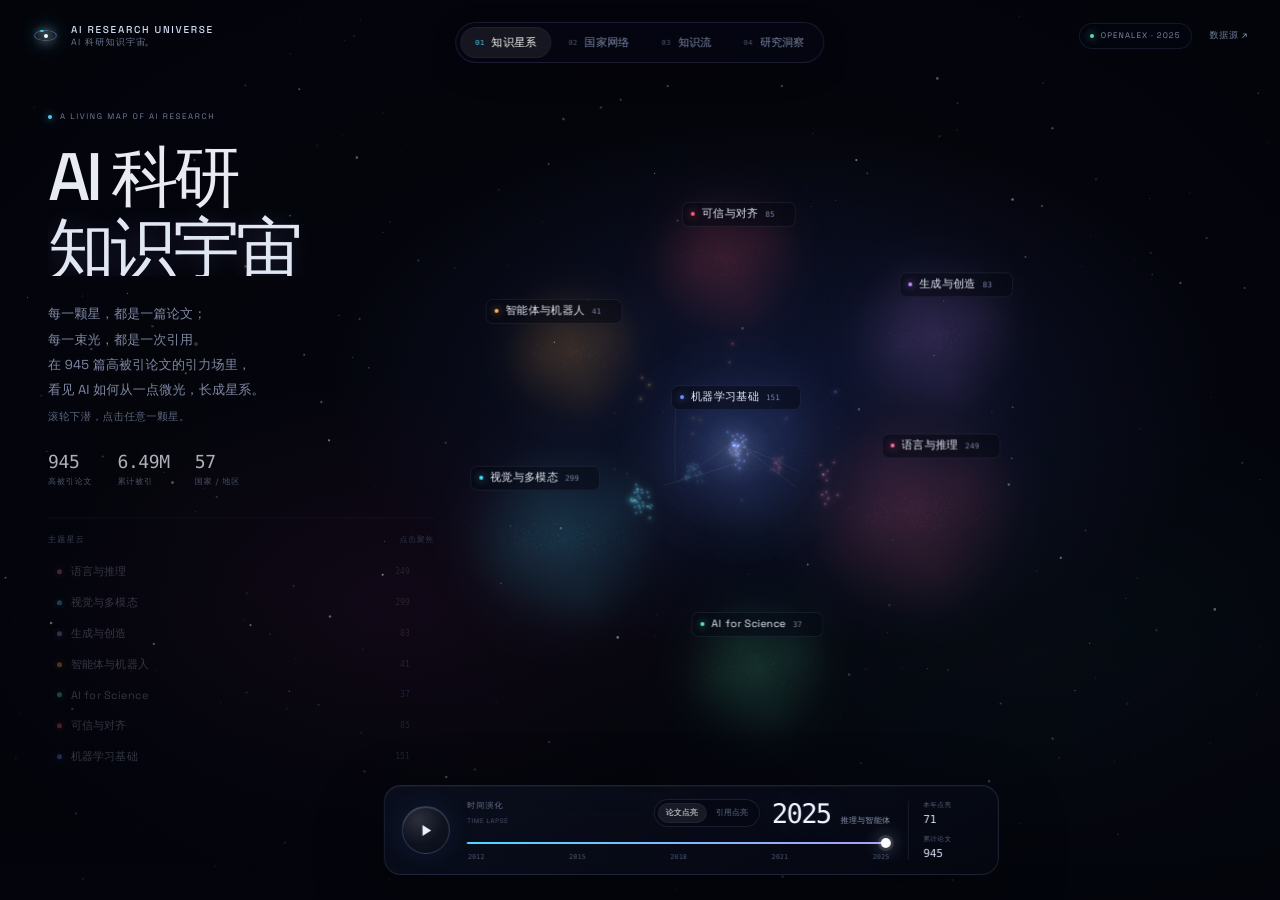
<file: index.html>
<!doctype html>
<html lang="zh-CN">
<head>
<meta charset="utf-8">
<meta name="viewport" content="width=device-width, initial-scale=1, maximum-scale=1, user-scalable=no">
<meta name="theme-color" content="#04050c">
<title>AI 科研知识宇宙 · AI Research Universe</title>
<meta name="description" content="用 Anime.js 与 OpenAlex 开放数据构建的 AI 科研知识星系：945 篇高被引论文、9,111 条引用关系、2012—2025 时间演化与国际合作网络。">
<link rel="icon" href="data:image/svg+xml,%3Csvg xmlns='http://www.w3.org/2000/svg' viewBox='0 0 64 64'%3E%3Ccircle cx='32' cy='32' r='7' fill='%234ED8FF'/%3E%3Cellipse cx='32' cy='32' rx='27' ry='12' fill='none' stroke='%23FF6B9D' stroke-width='2' transform='rotate(-25 32 32)'/%3E%3C/svg%3E">
<link rel="stylesheet" href="css/style.css">
</head>
<body>
<div id="boot" class="boot">
  <div class="boot-orb"><i></i><i></i><span></span></div>
  <div class="boot-kicker">OPENALEX · OPEN KNOWLEDGE GRAPH</div>
  <div class="boot-title">正在校准知识星系</div>
  <div class="boot-track"><span id="bootProgress"></span></div>
  <div class="boot-status"><span id="bootStatus">连接开放科研图谱</span><b>CC0</b></div>
</div>

<canvas id="universe" aria-label="AI 科研论文知识星系可视化"></canvas>
<div class="space-wash"></div>
<div class="grain"></div>

<header class="topbar">
  <a class="brand hud-in" href="#" id="brandHome" aria-label="返回知识星系">
    <span class="brand-mark"><i class="brand-ring"></i><i class="brand-core"></i></span>
    <span class="brand-text">
      <b>AI RESEARCH UNIVERSE</b>
      <em>AI 科研知识宇宙</em>
    </span>
  </a>

  <nav class="view-nav hud-in" aria-label="视图切换">
    <button class="nav-item is-active" data-view="galaxy" aria-pressed="true"><i>01</i><span>知识星系</span></button>
    <button class="nav-item" data-view="countries" aria-pressed="false"><i>02</i><span>国家网络</span></button>
    <button class="nav-item" data-view="flows" aria-pressed="false"><i>03</i><span>知识流</span></button>
    <button class="nav-item" data-view="insights" aria-pressed="false"><i>04</i><span>研究洞察</span></button>
  </nav>

  <div class="top-actions hud-in">
    <span class="live-chip"><i></i> OPENALEX · 2025</span>
    <a class="source-link" href="https://openalex.org/" target="_blank" rel="noopener">数据源 <span>↗</span></a>
  </div>
</header>

<aside class="intro" id="intro">
  <section class="intro-page is-active" id="pageGalaxy">
    <div class="eyebrow hud-in"><span class="eyebrow-dot"></span>A LIVING MAP OF AI RESEARCH</div>
    <h1 class="hero-title hud-in">
      <span class="title-row"><span>AI 科研</span></span>
      <span class="title-row title-grad"><span>知识宇宙</span></span>
    </h1>
    <p class="lede hud-in">每一颗星，都是一篇论文；<br>每一束光，都是一次引用。<br>在 945 篇高被引论文的引力场里，<br>看见 AI 如何从一点微光，长成星系。<br><span class="lede-hint">滚轮下潜，点击任意一颗星。</span></p>

    <div class="stat-row hud-in">
      <div class="stat"><b data-stat="works">945</b><span>高被引论文</span></div>
      <div class="stat"><b data-stat="citations">6.49M</b><span>累计被引</span></div>
      <div class="stat"><b data-stat="countries">57</b><span>国家 / 地区</span></div>
    </div>

    <div class="legend-head hud-in"><span>主题星云</span><span>点击聚焦</span></div>
    <div class="legend hud-in" id="legend"></div>
    <div class="method hud-in">OpenAlex 开放数据 · CC0<br>2012—2025 · 每年高被引梯度抽样</div>
  </section>

  <section class="intro-page" id="pageCountries">
    <div class="eyebrow"><span class="eyebrow-dot mint"></span>GLOBAL COLLABORATION NETWORK</div>
    <h1 class="hero-title">
      <span class="title-row"><span>谁在与谁</span></span>
      <span class="title-row title-grad mint-grad"><span>共同发明？</span></span>
    </h1>
    <p class="lede">当论文的星尘落回地球，<br>合作变成一张跨越国界的网络。<br>节点大小代表高被引论文数，<br>连线代表同一篇论文中的跨国合作。</p>
    <div class="stat-row">
      <div class="stat"><b data-stat="networkNodes">26</b><span>国家节点</span></div>
      <div class="stat"><b data-stat="networkLinks">189</b><span>合作连线</span></div>
      <div class="stat"><b data-stat="networkCountries">57</b><span>国家 / 地区</span></div>
    </div>
    <div class="legend-head"><span>节点颜色 = 主导主题</span><span>点击国家</span></div>
    <div class="legend" id="legendCountries"></div>
    <div class="method">拖动旋转地球 · 滚轮缩放<br>连线只展示前半球，便于阅读</div>
  </section>

  <section class="intro-page" id="pageFlows">
    <div class="eyebrow"><span class="eyebrow-dot violet"></span>CROSS-THEME KNOWLEDGE FLOW</div>
    <h1 class="hero-title">
      <span class="title-row"><span>知识如何</span></span>
      <span class="title-row title-grad flow-grad"><span>穿过星云？</span></span>
    </h1>
    <p class="lede">当语言模型开始阅读图像，<br>当强化学习走进推理过程，<br>星云之间便长出了新的引力。<br>弧线从引用方指向被引用方。</p>
    <div class="stat-row">
      <div class="stat"><b data-stat="flowPairs">41</b><span>主题通道</span></div>
      <div class="stat"><b data-stat="flowEdges">3,333</b><span>跨域引用</span></div>
      <div class="stat"><b data-stat="flowShare">36.6%</b><span>跨星云引用</span></div>
    </div>
    <div class="legend-head"><span>最强知识流</span><span>点击查看</span></div>
    <div class="flow-list" id="flowList"></div>
    <div class="method">跨域引用 = 引用方与被引用方属于不同主题<br>弧线颜色 = 引用方主题；箭头指向被引用方</div>
  </section>
</aside>

<div class="cluster-labels" id="clusterLabels"></div>

<div class="hover-card" id="hoverCard" role="tooltip">
  <div class="hover-kicker"><i></i><span></span></div>
  <div class="hover-title"></div>
  <div class="hover-meta"></div>
</div>

<aside class="detail-panel" id="detailPanel" aria-live="polite">
  <div class="panel-head">
    <div class="panel-type"><i></i><span>论文档案</span></div>
    <button class="icon-btn" id="panelClose" aria-label="关闭详情">
      <svg viewBox="0 0 16 16" aria-hidden="true"><path d="M3 3l10 10M13 3L3 13"/></svg>
    </button>
  </div>
  <div class="panel-scroll" id="panelBody"></div>
  <div class="panel-foot"><span>OPENALEX</span><span>CC0 OPEN DATA</span></div>
</aside>

<section class="insights" id="insights" aria-label="研究洞察" aria-hidden="true">
  <div class="insights-shell">
    <header class="insights-head">
      <div>
        <div class="eyebrow"><span class="eyebrow-dot"></span>RESEARCH SIGNALS</div>
        <h2>从星图里，读出四个信号</h2>
        <p>不是排行榜，而是高被引注意力如何在地图上迁移。</p>
      </div>
      <button class="icon-btn close-insights" id="insightsClose" aria-label="关闭研究洞察">
        <svg viewBox="0 0 16 16" aria-hidden="true"><path d="M3 3l10 10M13 3L3 13"/></svg>
      </button>
    </header>
    <div class="insights-grid" id="insightsGrid"></div>
    <footer class="insights-foot">
      <span>样本：2012—2025 年 OpenAlex AI / CV / 信号处理领域每年高被引前 70 篇，去重与清洗后共 945 篇。</span>
      <span>领域总量来自 OpenAlex group_by；主题迁移为样本内份额，不代表全领域绝对产出。</span>
    </footer>
  </div>
</section>

<div class="bottom-ui">
  <div class="timeline" id="timeline">
    <button class="play-btn" id="playBtn" aria-label="播放时间演化" aria-pressed="false">
      <span class="play-ring"></span>
      <svg class="icon-play" viewBox="0 0 16 18" aria-hidden="true"><path d="M2 1.5l12 7.5-12 7.5z"/></svg>
      <svg class="icon-pause" viewBox="0 0 16 18" aria-hidden="true"><path d="M3 2h3.4v14H3zM9.6 2H13v14H9.6z"/></svg>
    </button>
    <div class="timeline-main">
      <div class="timeline-top">
        <span class="timeline-label">时间演化 <i>TIME LAPSE</i></span>
        <div class="light-switch" role="group" aria-label="论文点亮方式">
          <button class="light-option is-active" data-light="publish" title="论文发表后即呈现全部亮度">论文点亮</button>
          <button class="light-option" data-light="citation" title="按逐年被引用次数累积点亮">引用点亮</button>
        </div>
        <span class="year-readout"><b id="yearLabel">2025</b><em id="eraLabel">推理与智能体</em></span>
      </div>
      <div class="range-wrap">
        <input id="yearRange" type="range" min="2012" max="2025" step="1" value="2025" aria-label="选择年份">
        <div class="range-ticks"><span>2012</span><span>2015</span><span>2018</span><span>2021</span><span>2025</span></div>
      </div>
    </div>
    <div class="timeline-stats">
      <div><span>本年点亮</span><b id="yearCount">54</b></div>
      <div><span>累计论文</span><b id="cumCount">945</b></div>
    </div>
  </div>

  <div class="globe-caption" id="globeCaption">
    <span class="cap-dot"></span>
    <b>拖动旋转地球</b><i></i><span>滚轮缩放</span><i></i><span>点击国家查看合作画像</span>
  </div>
  <div class="flow-caption" id="flowCaption">
    <span class="cap-dot violet-dot"></span>
    <b>悬停弧线查看流量</b><i></i><span>点击弧线看桥梁论文</span><i></i><span>拖拽旋转</span>
  </div>
</div>

<button class="globe-lock" id="globeLock" aria-pressed="false" title="锁定地球自动旋转">
  <i class="lock-dot"></i><span id="globeLockText">自动旋转</span>
</button>

<div class="zoom-hud" id="zoomHud">
  <span class="zoom-value" id="zoomLabel">1.0×</span>
  <span class="zoom-help" id="zoomHelp">SCROLL · DRAG · CLICK A STAR</span>
</div>

<div class="year-ghost" id="yearGhost" aria-hidden="true">2025</div>
<div class="toast" id="toast" role="status"></div>

<script src="vendor/anime.min.js"></script>
<script src="js/data.js"></script>
<script src="js/app.js"></script>
</body>
</html>
</file>
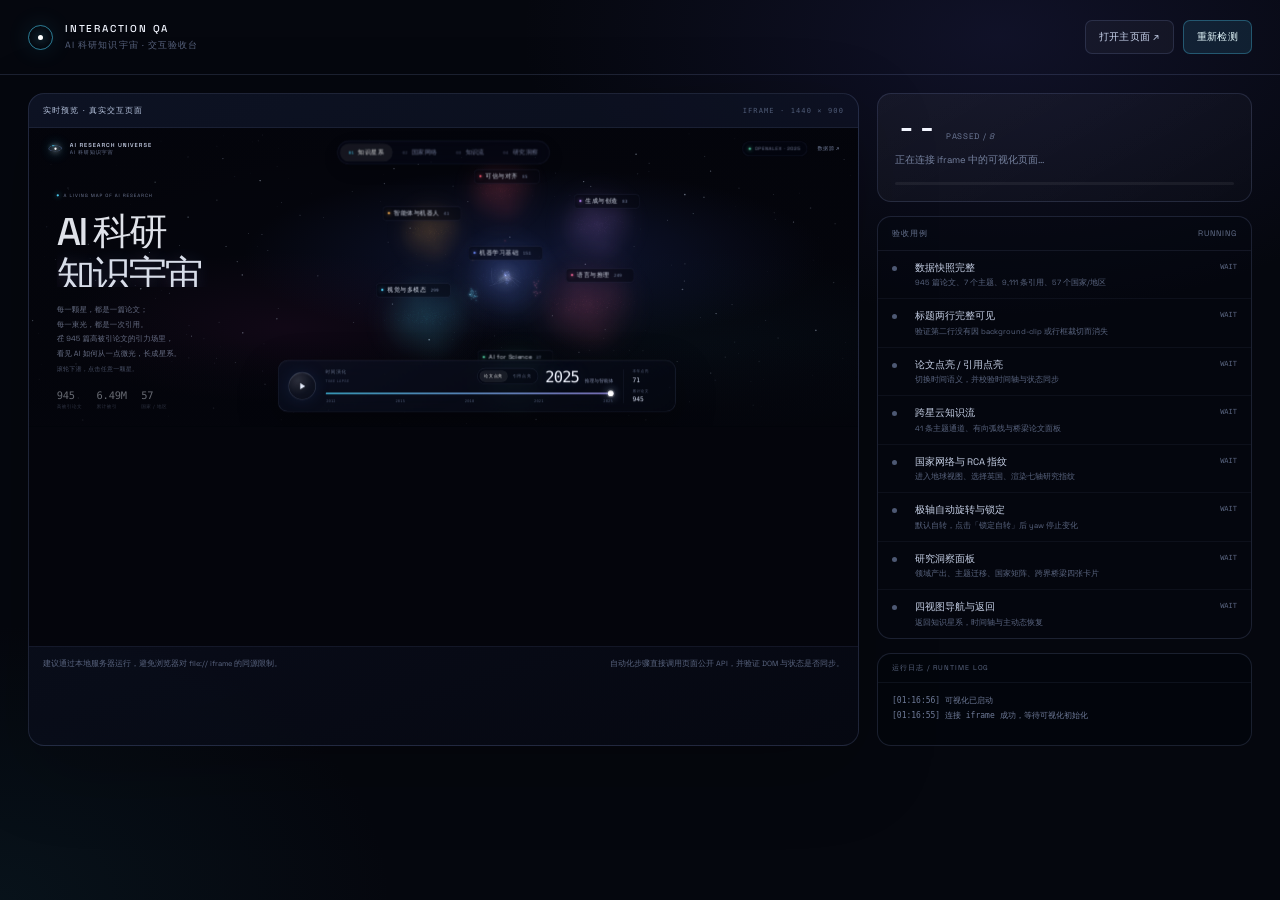
<file: test.html>
<!doctype html>
<html lang="zh-CN">
<head>
<meta charset="utf-8">
<meta name="viewport" content="width=device-width,initial-scale=1">
<title>交互验收 · AI 科研知识宇宙</title>
<link rel="icon" href="data:image/svg+xml,%3Csvg xmlns='http://www.w3.org/2000/svg' viewBox='0 0 64 64'%3E%3Ccircle cx='32' cy='32' r='7' fill='%234ED8FF'/%3E%3Cellipse cx='32' cy='32' rx='27' ry='12' fill='none' stroke='%23FF6B9D' stroke-width='2' transform='rotate(-25 32 32)'/%3E%3C/svg%3E">
<style>
  @font-face{
    font-family:"Space Grotesk";
    src:url("vendor/fonts/SpaceGrotesk-400.ttf") format("truetype");
    font-weight:400;font-display:swap;
  }
  @font-face{
    font-family:"Space Grotesk";
    src:url("vendor/fonts/SpaceGrotesk-500.ttf") format("truetype");
    font-weight:500;font-display:swap;
  }
  :root{
    --bg:#05070e;--panel:#0b1020;--line:rgba(161,182,245,.15);
    --ink:#f2f5ff;--muted:#818cab;--dim:#58637e;
    --cyan:#4ed8ff;--mint:#5ce6b3;--pink:#ff6b9d;--amber:#ffb454;--red:#ff5c72;
  }
  *{box-sizing:border-box}
  html,body{min-height:100%}
  body{
    margin:0;background:
      radial-gradient(60% 50% at 78% 4%,rgba(42,42,100,.30),transparent 62%),
      radial-gradient(45% 45% at 0 100%,rgba(20,69,82,.18),transparent 68%),
      var(--bg);
    color:var(--ink);font-family:"Space Grotesk","PingFang SC","Microsoft YaHei",sans-serif;
    -webkit-font-smoothing:antialiased;
  }
  a{color:inherit;text-decoration:none}
  button,a.cta{font-family:inherit}
  .topbar{
    display:flex;align-items:center;justify-content:space-between;gap:20px;
    padding:20px 28px;border-bottom:1px solid var(--line);
  }
  .brand{display:flex;align-items:center;gap:12px}
  .brand-mark{
    width:25px;height:25px;border-radius:50%;border:1px solid rgba(78,216,255,.55);
    position:relative;box-shadow:0 0 24px rgba(78,216,255,.12);
  }
  .brand-mark:after{
    content:"";position:absolute;width:5px;height:5px;border-radius:50%;background:#fff;
    left:9px;top:9px;box-shadow:0 0 12px var(--cyan);
  }
  .brand b{display:block;font-size:10px;letter-spacing:.18em;font-weight:500}
  .brand em{display:block;font-size:9px;font-style:normal;color:var(--dim);letter-spacing:.12em;margin-top:4px}
  .actions{display:flex;align-items:center;gap:9px}
  .btn{
    border:1px solid var(--line);background:rgba(255,255,255,.035);color:#cbd6ef;
    padding:9px 13px;border-radius:7px;font-size:10px;letter-spacing:.03em;cursor:pointer;
    transition:.2s;
  }
  .btn:hover{background:rgba(255,255,255,.075);border-color:rgba(188,207,255,.32);color:#fff}
  .btn.primary{background:rgba(78,216,255,.10);border-color:rgba(78,216,255,.30);color:#e7fbff}
  .btn.primary:hover{background:rgba(78,216,255,.18)}
  main{
    display:grid;grid-template-columns:minmax(0,1fr) 375px;
    gap:18px;padding:18px 28px 24px;max-width:1700px;margin:0 auto;
  }
  .stage{
    min-width:0;border:1px solid var(--line);border-radius:16px;overflow:hidden;
    background:linear-gradient(160deg,rgba(17,23,44,.70),rgba(6,9,19,.75));
    box-shadow:0 24px 80px rgba(0,0,0,.22);
  }
  .stage-head{
    display:flex;align-items:center;justify-content:space-between;gap:14px;
    padding:11px 14px;border-bottom:1px solid rgba(161,182,245,.09);
    font-size:8px;letter-spacing:.14em;color:#707c9b;text-transform:uppercase;
  }
  .stage-head b{font-weight:400;color:#b5c2dc}
  .stage-head span{font-family:ui-monospace,SFMono-Regular,monospace;font-size:7px;color:#4f5b76}
  .preview{
    position:relative;width:100%;aspect-ratio:16/10;overflow:hidden;
    background:#04050c;
  }
  .preview iframe{
    position:absolute;left:0;top:0;width:1440px;height:900px;border:0;
    transform-origin:0 0;background:#04050c;
  }
  .stage-foot{
    display:flex;justify-content:space-between;gap:14px;
    padding:11px 14px;border-top:1px solid rgba(161,182,245,.08);
    font-size:7.5px;line-height:1.65;color:#59647f;
  }
  .stage-foot span:last-child{text-align:right}
  .panel{
    min-width:0;display:flex;flex-direction:column;gap:14px;
  }
  .summary{
    border:1px solid var(--line);border-radius:14px;padding:16px 17px;
    background:linear-gradient(150deg,rgba(255,255,255,.045),rgba(255,255,255,.015));
  }
  .summary-top{display:flex;align-items:flex-end;gap:10px}
  .summary b{font-family:ui-monospace,SFMono-Regular,monospace;font-size:38px;line-height:.9;font-weight:400;letter-spacing:-.06em}
  .summary span{font-size:8px;color:#6f7b99;letter-spacing:.08em;margin-bottom:3px}
  .summary p{margin:9px 0 0;font-size:9.5px;line-height:1.65;color:#76829f}
  .meter{height:3px;margin-top:13px;border-radius:3px;background:rgba(255,255,255,.06);overflow:hidden}
  .meter i{display:block;height:100%;width:0;background:linear-gradient(90deg,var(--cyan),var(--mint));transition:width .35s}
  .tests{
    border:1px solid var(--line);border-radius:14px;overflow:hidden;
    background:rgba(5,8,18,.44);
  }
  .tests-head{display:flex;justify-content:space-between;padding:11px 14px;border-bottom:1px solid rgba(161,182,245,.09);font-size:8px;letter-spacing:.13em;color:#64708c}
  #testList{max-height:calc(100vh - 360px);overflow:auto;scrollbar-width:thin;scrollbar-color:rgba(137,157,215,.23) transparent}
  .test{
    display:grid;grid-template-columns:14px 1fr auto;gap:9px;align-items:flex-start;
    padding:10px 14px;border-bottom:1px solid rgba(161,182,245,.055);
  }
  .test:last-child{border-bottom:0}
  .dot{width:5px;height:5px;border-radius:50%;margin-top:5px;background:#4d5873;transition:.2s}
  .test.running .dot{background:var(--amber);box-shadow:0 0 9px var(--amber);animation:blink 1s infinite}
  .test.pass .dot{background:var(--mint);box-shadow:0 0 9px var(--mint)}
  .test.fail .dot{background:var(--red);box-shadow:0 0 9px var(--red)}
  .test .t-title{font-size:9.5px;line-height:1.5;color:#c6d0e6}
  .test .t-desc{font-size:7.5px;line-height:1.5;color:#59647f;margin-top:2px}
  .test .t-state{font-family:ui-monospace,SFMono-Regular,monospace;font-size:7px;color:#59647f;white-space:nowrap;padding-top:2px}
  .test.pass .t-state{color:var(--mint)}
  .test.fail .t-state{color:var(--red)}
  @keyframes blink{0%,100%{opacity:.35}50%{opacity:1}}
  .logbox{
    border:1px solid var(--line);border-radius:14px;background:rgba(3,5,12,.64);
    overflow:hidden;
  }
  .logbox header{padding:9px 14px;font-size:7px;letter-spacing:.13em;color:#59647f;border-bottom:1px solid rgba(161,182,245,.07)}
  #log{
    margin:0;padding:10px 14px;max-height:170px;min-height:62px;overflow:auto;
    font-family:ui-monospace,SFMono-Regular,monospace;font-size:8px;line-height:1.9;color:#6f7b99;
    white-space:pre-wrap;
  }
  .notice{
    display:none;margin:0 0 14px;padding:12px 14px;border-radius:10px;
    border:1px solid rgba(255,180,84,.25);background:rgba(255,180,84,.08);
    color:#ffd39b;font-size:9.5px;line-height:1.7;
  }
  .notice.show{display:block}
  .notice a{color:#ffe4bf;text-decoration:underline}
  @media(max-width:1120px){
    main{grid-template-columns:1fr}
    #testList{max-height:360px}
    .summary{display:grid;grid-template-columns:1fr auto;gap:12px;align-items:center}
    .summary p{margin:0}
    .meter{grid-column:1/-1;margin-top:0}
  }
  @media(max-width:620px){
    .topbar{padding:15px 16px;align-items:flex-start}
    .brand em{display:none}
    .actions{gap:6px}
    .btn{padding:8px 9px;font-size:8.5px}
    main{padding:12px}
    .preview{aspect-ratio:4/3}
    .stage-foot{display:none}
  }
</style>
</head>
<body>
<header class="topbar">
  <div class="brand">
    <i class="brand-mark"></i>
    <div><b>INTERACTION QA</b><em>AI 科研知识宇宙 · 交互验收台</em></div>
  </div>
  <div class="actions">
    <button class="btn" id="openApp">打开主页面 ↗</button>
    <button class="btn primary" id="runBtn">重新检测</button>
  </div>
</header>

<main>
  <section class="stage">
    <div class="stage-head"><b>实时预览 · 真实交互页面</b><span>IFRAME · 1440 × 900</span></div>
    <div class="preview" id="preview">
      <iframe id="appFrame" src="index.html" title="AI 科研知识宇宙交互预览"></iframe>
    </div>
    <div class="stage-foot">
      <span>建议通过本地服务器运行，避免浏览器对 file:// iframe 的同源限制。</span>
      <span>自动化步骤直接调用页面公开 API，并验证 DOM 与状态是否同步。</span>
    </div>
  </section>

  <aside class="panel">
    <div class="notice" id="notice"></div>
    <div class="summary">
      <div class="summary-top"><b id="score">--</b><span>PASSED / <i id="total">0</i></span></div>
      <p id="summaryText">等待连接可视化页面…</p>
      <div class="meter"><i id="meter"></i></div>
    </div>

    <section class="tests">
      <div class="tests-head"><span>验收用例</span><span id="runState">IDLE</span></div>
      <div id="testList"></div>
    </section>

    <section class="logbox">
      <header>运行日志 / RUNTIME LOG</header>
      <pre id="log">等待启动…</pre>
    </section>
  </aside>
</main>

<script>
(() => {
  'use strict';

  const frame = document.getElementById('appFrame');
  const runBtn = document.getElementById('runBtn');
  const openApp = document.getElementById('openApp');
  const list = document.getElementById('testList');
  const scoreEl = document.getElementById('score');
  const totalEl = document.getElementById('total');
  const summaryText = document.getElementById('summaryText');
  const meter = document.getElementById('meter');
  const runState = document.getElementById('runState');
  const logEl = document.getElementById('log');
  const notice = document.getElementById('notice');
  const preview = document.getElementById('preview');

  const logLines = [];
  const pageErrors = [];
  let runToken = 0;

  const tests = [
    {
      id: 'data', title: '数据快照完整',
      desc: '945 篇论文、7 个主题、9,111 条引用、57 个国家/地区',
      run: async (w, d) => {
        const D = w.AI_DATA;
        eq(D.meta.works, 945, '论文数');
        eq(Object.keys(D.themes).length, 7, '主题数');
        eq(D.allEdges.length, 9111, '引用边数');
        eq(new Set(D.works.flatMap(x => x.countries || [])).size, 57, '国家/地区数');
      }
    },
    {
      id: 'title', title: '标题两行完整可见',
      desc: '验证第二行没有因 background-clip 或行框裁切而消失',
      run: async (w, d) => {
        const rows = [...d.querySelectorAll('#pageGalaxy .title-row')];
        eq(rows.length, 2, '标题行数');
        rows.forEach((row, i) => {
          const span = row.querySelector('span');
          const box = row.getBoundingClientRect();
          const style = w.getComputedStyle(span);
          trueish(box.height > 20, `第 ${i + 1} 行高度`);
          trueish(style.color !== 'rgba(0, 0, 0, 0)', `第 ${i + 1} 行文字颜色不透明`);
          eq(style.opacity, '1', `第 ${i + 1} 行可见`);
        });
        trueish(d.querySelector('#pageGalaxy .title-grad').textContent.includes('知识宇宙'), '第二行文字内容');
      }
    },
    {
      id: 'light', title: '论文点亮 / 引用点亮',
      desc: '切换时间语义，并校验时间轴与状态同步',
      run: async (w, d) => {
        d.querySelector('.light-option[data-light="citation"]').click();
        await wait(220);
        eq(w.__GALAXY__.state.lightMode, 'citation', '引用点亮状态');
        trueish(d.querySelector('.light-option[data-light="citation"]').classList.contains('is-active'), '引用点亮按钮高亮');
        w.__GALAXY__.setYear(2017, false);
        await wait(450);
        eq(w.__GALAXY__.state.year, 2017, '时间轴年份');
        trueish(d.querySelector('#yearLabel').textContent === '2017', '年份 DOM 同步');
        d.querySelector('.light-option[data-light="publish"]').click();
        await wait(200);
        eq(w.__GALAXY__.state.lightMode, 'publish', '论文点亮状态');
        w.__GALAXY__.setYear(2025, false);
        await wait(250);
      }
    },
    {
      id: 'flow', title: '跨星云知识流',
      desc: '41 条主题通道、有向弧线与桥梁论文面板',
      run: async (w, d) => {
        w.__GALAXY__.setView('flows');
        await wait(1250);
        eq(w.__GALAXY__.state.view, 'flows', '知识流视图');
        eq(d.querySelectorAll('.flow-list-item').length, 5, '最强知识流列表');
        trueish(d.body.classList.contains('flow-mode'), 'flow-mode 状态');
        const pair = ['language', 'vision'];
        w.__GALAXY__.selectFlowEdge(pair[0], pair[1]);
        await wait(750);
        trueish(d.querySelector('#detailPanel').classList.contains('is-open'), '知识流详情打开');
        trueish((d.querySelector('.flow-route')?.textContent || '').includes('语言与推理'), '通道标题');
        d.querySelector('#panelClose').click();
        await wait(350);
      }
    },
    {
      id: 'country', title: '国家网络与 RCA 指纹',
      desc: '进入地球视图、选择英国、渲染七轴研究指纹',
      run: async (w, d) => {
        w.__GALAXY__.setView('countries');
        await wait(1050);
        eq(w.__GALAXY__.state.view, 'countries', '国家网络视图');
        w.__GALAXY__.selectCountry('GB');
        await wait(900);
        eq(w.__GALAXY__.state.selectedCountry, 'GB', '选中英国');
        trueish(d.querySelectorAll('.fingerprint-wrap svg').length === 1, 'RCA 雷达图');
        trueish((d.querySelector('.fingerprint-wrap')?.textContent || '').includes('智能体'), '专业化标签');
        d.querySelector('#panelClose').click();
        await wait(450);
      }
    },
    {
      id: 'lock', title: '极轴自动旋转与锁定',
      desc: '默认自转，点击「锁定自转」后 yaw 停止变化',
      run: async (w, d) => {
        const g = w.__GALAXY__.globe;
        g.locked = false;
        if (d.querySelector('#globeLock').classList.contains('is-locked')) d.querySelector('#globeLock').click();
        await wait(250);
        const before = g.yaw;
        await wait(650);
        trueish(Math.abs(g.yaw - before) > 0.005, '默认自动旋转');
        d.querySelector('#globeLock').click();
        await wait(250);
        eq(g.locked, true, '锁定状态');
        trueish(d.querySelector('#globeLockText').textContent === '已锁定', '锁定文案');
        const lockedYaw = g.yaw;
        await wait(650);
        trueish(Math.abs(g.yaw - lockedYaw) < 0.0001, '锁定后停止旋转');
        d.querySelector('#globeLock').click();
        await wait(220);
        eq(g.locked, false, '解除锁定');
      }
    },
    {
      id: 'insights', title: '研究洞察面板',
      desc: '领域产出、主题迁移、国家矩阵、跨界桥梁四张卡片',
      run: async (w, d) => {
        w.__GALAXY__.openInsights();
        await wait(750);
        eq(w.__GALAXY__.state.insightOpen, true, '洞察开启');
        eq(d.querySelectorAll('.insight-card').length, 4, '洞察卡片数');
        trueish(!!d.querySelector('.chart-line'), '领域产出曲线');
        trueish(!!d.querySelector('.heatmap'), '国家 × 主题矩阵');
        w.__GALAXY__.closeInsights();
        await wait(350);
      }
    },
    {
      id: 'reset', title: '四视图导航与返回',
      desc: '返回知识星系，时间轴与主动态恢复',
      run: async (w, d) => {
        w.__GALAXY__.setView('galaxy', { force: true });
        await wait(800);
        eq(w.__GALAXY__.state.view, 'galaxy', '返回星系');
        trueish(!d.body.classList.contains('globe-mode') && !d.body.classList.contains('flow-mode'), '清理视图状态');
        trueish(d.querySelector('.nav-item[data-view="galaxy"]').classList.contains('is-active'), '导航高亮');
        trueish(w.getComputedStyle(d.querySelector('#timeline')).opacity !== '0', '时间轴恢复');
      }
    }
  ];

  function eq(actual, expected, label) {
    if (actual !== expected) throw new Error(`${label}: 期望 ${JSON.stringify(expected)}，实际 ${JSON.stringify(actual)}`);
  }
  function trueish(value, label) {
    if (!value) throw new Error(`${label}: 断言失败`);
  }
  function wait(ms) { return new Promise(resolve => setTimeout(resolve, ms)); }
  function log(line) {
    logLines.unshift(`[${new Date().toLocaleTimeString('zh-CN', { hour12: false })}] ${line}`);
    logLines.splice(30);
    logEl.textContent = logLines.join('\n');
  }
  function renderTests() {
    list.innerHTML = tests.map(t => `
      <div class="test" data-test="${t.id}">
        <i class="dot"></i>
        <div><div class="t-title">${t.title}</div><div class="t-desc">${t.desc}</div></div>
        <span class="t-state">WAIT</span>
      </div>`).join('');
    totalEl.textContent = tests.length;
  }
  function setTestState(id, state, detail = '') {
    const el = list.querySelector(`[data-test="${id}"]`);
    if (!el) return;
    el.classList.remove('pass', 'fail', 'running');
    if (state) el.classList.add(state);
    el.querySelector('.t-state').textContent = state === 'pass' ? 'PASS' : state === 'fail' ? 'FAIL' : state === 'running' ? 'RUN' : 'WAIT';
    if (detail) el.querySelector('.t-desc').textContent = detail;
  }
  function fitPreview() {
    const scale = preview.clientWidth / 1440;
    frame.style.transform = `scale(${scale})`;
    frame.style.height = (900 * scale) + 'px';
    frame.style.width = '1440px';
    preview.style.height = (900 * scale) + 'px';
  }
  function attachErrorHooks(w) {
    pageErrors.length = 0;
    w.addEventListener('error', e => pageErrors.push(e.message || 'window.error'));
    w.addEventListener('unhandledrejection', e => pageErrors.push(String(e.reason || 'unhandledrejection')));
    const original = w.console.error;
    w.console.error = (...args) => {
      pageErrors.push(args.map(String).join(' '));
      original.apply(w.console, args);
    };
  }

  async function runAll() {
    const token = ++runToken;
    renderTests();
    scoreEl.textContent = '--';
    meter.style.width = '0%';
    runState.textContent = 'RUNNING';
    summaryText.textContent = '正在连接 iframe 中的可视化页面…';
    logLines.length = 0;
    logEl.textContent = '';
    pageErrors.length = 0;
    notice.classList.remove('show');
    runBtn.disabled = true;

    let passed = 0;
    let failed = 0;

    try {
      if (!frame.contentWindow) throw new Error('iframe 尚未加载');
      const w = frame.contentWindow;
      const d = frame.contentDocument;
      attachErrorHooks(w);
      log('连接 iframe 成功，等待可视化初始化');
      await waitFor(() => w.__GALAXY__ && w.__GALAXY__.state.booted, 12000, 100);
      log('可视化已启动');
      await waitFor(() => !w.__GALAXY__.state.introActive, 9000, 100);
      log('开场动画完成');
      await wait(300);
    } catch (err) {
      notice.innerHTML = `无法访问 iframe 内容。请通过本地服务器打开本页：<br><code>python3 -m http.server 8000</code>，然后访问 <a href="http://localhost:8000/test.html" target="_blank">http://localhost:8000/test.html</a>。<br>错误：${String(err.message || err)}`;
      notice.classList.add('show');
      runState.textContent = 'BLOCKED';
      summaryText.textContent = 'iframe 同源访问失败，测试未启动。';
      runBtn.disabled = false;
      return;
    }

    for (const test of tests) {
      if (token !== runToken) return;
      setTestState(test.id, 'running');
      const started = performance.now();
      try {
        await test.run(frame.contentWindow, frame.contentDocument);
        if (pageErrors.length) {
          throw new Error(`页面运行错误：${pageErrors[pageErrors.length - 1]}`);
        }
        passed++;
        setTestState(test.id, 'pass');
        log(`PASS · ${test.title} · ${Math.round(performance.now() - started)}ms`);
      } catch (err) {
        failed++;
        setTestState(test.id, 'fail', String(err.message || err));
        log(`FAIL · ${test.title} · ${err.message || err}`);
      }
      const pct = Math.round((passed + failed) / tests.length * 100);
      meter.style.width = pct + '%';
      scoreEl.textContent = String(passed).padStart(2, '0');
    }

    scoreEl.textContent = String(passed).padStart(2, '0');
    totalEl.textContent = tests.length;
    summaryText.textContent = failed === 0
      ? `全部 ${passed} 项通过。页面结构、时间轴、知识流、国家网络、洞察与自转锁定均正常。`
      : `${passed} 项通过，${failed} 项失败。请根据右侧日志检查。`;
    runState.textContent = failed === 0 ? 'PASS' : 'FAIL';
    meter.style.width = '100%';
    log('检测完成');
    runBtn.disabled = false;
  }

  async function waitFor(fn, timeout = 5000, interval = 100) {
    const start = performance.now();
    while (performance.now() - start < timeout) {
      let ok = false;
      try { ok = !!fn(); } catch (_) {}
      if (ok) return true;
      await wait(interval);
    }
    throw new Error('等待超时');
  }

  runBtn.addEventListener('click', runAll);
  openApp.addEventListener('click', () => window.open('index.html', '_blank', 'noopener'));
  window.addEventListener('resize', fitPreview);
  frame.addEventListener('load', () => {
    fitPreview();
    log('iframe load');
    setTimeout(runAll, 200);
  });
  fitPreview();
  renderTests();
})();
</script>
</body>
</html>
</file>
<file: css/style.css>
@font-face{
  font-family:"Space Grotesk";
  src:url("../vendor/fonts/SpaceGrotesk-400.ttf") format("truetype");
  font-weight:400;
  font-style:normal;
  font-display:swap;
}
@font-face{
  font-family:"Space Grotesk";
  src:url("../vendor/fonts/SpaceGrotesk-500.ttf") format("truetype");
  font-weight:500;
  font-style:normal;
  font-display:swap;
}
@font-face{
  font-family:"Space Grotesk";
  src:url("../vendor/fonts/SpaceGrotesk-600.ttf") format("truetype");
  font-weight:600;
  font-style:normal;
  font-display:swap;
}

:root{
  --bg:#04050c;
  --panel:rgba(9,12,25,.72);
  --line:rgba(162,181,255,.14);
  --line-strong:rgba(184,203,255,.24);
  --ink:#f1f4ff;
  --muted:#858fae;
  --dim:#59637f;
  --cyan:#4ed8ff;
  --pink:#ff6b9d;
  --violet:#c08bff;
  --amber:#ffb454;
  --mint:#5ce6b3;
  --red:#ff5c72;
  --blue:#6e8cff;
  --font:"Space Grotesk","PingFang SC","Hiragino Sans GB","Microsoft YaHei",sans-serif;
  --mono:"SFMono-Regular","Cascadia Code","Roboto Mono",monospace;
}

*{box-sizing:border-box;}
html,body{height:100%;}
body{
  margin:0;
  overflow:hidden;
  background:var(--bg);
  color:var(--ink);
  font-family:var(--font);
  -webkit-font-smoothing:antialiased;
  text-rendering:geometricPrecision;
  user-select:none;
}
body::before{
  content:"";
  position:fixed;
  inset:0;
  background:
    radial-gradient(ellipse 55% 46% at 61% 43%,rgba(29,44,102,.40),transparent 64%),
    radial-gradient(ellipse 40% 36% at 31% 67%,rgba(83,24,74,.16),transparent 70%),
    radial-gradient(ellipse 48% 44% at 82% 74%,rgba(23,68,86,.12),transparent 74%),
    #04050c;
  z-index:0;
}
button,a{font-family:inherit;color:inherit;}
button{border:0;background:none;padding:0;cursor:pointer;}
a{text-decoration:none;}
svg{display:block;}

#universe{
  position:fixed;
  inset:0;
  width:100%;
  height:100%;
  display:block;
  z-index:1;
  cursor:crosshair;
  touch-action:none;
}
.space-wash{
  position:fixed;
  inset:0;
  z-index:2;
  pointer-events:none;
  background:
    linear-gradient(180deg,rgba(4,5,12,.42) 0%,transparent 18%,transparent 70%,rgba(4,5,12,.58) 100%),
    radial-gradient(ellipse at center,transparent 42%,rgba(2,3,8,.38) 100%);
}
.grain{
  position:fixed;
  inset:0;
  z-index:3;
  pointer-events:none;
  opacity:.035;
  mix-blend-mode:soft-light;
  background-image:url("data:image/svg+xml,%3Csvg viewBox='0 0 180 180' xmlns='http://www.w3.org/2000/svg'%3E%3Cfilter id='n'%3E%3CfeTurbulence type='fractalNoise' baseFrequency='.86' numOctaves='3' stitchTiles='stitch'/%3E%3C/filter%3E%3Crect width='100%25' height='100%25' filter='url(%23n)' opacity='.65'/%3E%3C/svg%3E");
}

/* ---------- boot ---------- */
.boot{
  position:fixed;
  inset:0;
  z-index:100;
  display:flex;
  flex-direction:column;
  align-items:center;
  justify-content:center;
  gap:14px;
  background:radial-gradient(ellipse at 50% 45%,#0a1022 0%,#04050c 58%);
  transition:opacity .8s ease,visibility .8s;
}
.boot.is-done{opacity:0;visibility:hidden;pointer-events:none;}
.boot-orb{
  position:relative;
  width:76px;height:76px;
  margin-bottom:8px;
  display:grid;place-items:center;
}
.boot-orb span{
  width:9px;height:9px;border-radius:50%;
  background:#fff;
  box-shadow:0 0 24px 6px rgba(104,196,255,.8),0 0 60px 16px rgba(255,107,157,.28);
}
.boot-orb i{
  position:absolute;inset:0;border-radius:50%;
  border:1px solid rgba(130,180,255,.26);
}
.boot-orb i:first-child{
  transform:rotateX(66deg) rotateZ(22deg);
  animation:bootOrbit 2.4s linear infinite;
  border-color:rgba(78,216,255,.5);
}
.boot-orb i:nth-child(2){
  inset:9px;
  transform:rotateY(68deg) rotateZ(-20deg);
  animation:bootOrbit 3.4s linear infinite reverse;
  border-color:rgba(255,107,157,.42);
}
@keyframes bootOrbit{to{transform:rotate(360deg) rotateX(66deg) rotateZ(22deg);}}
.boot-kicker{font-size:8px;letter-spacing:.24em;color:#697492;}
.boot-title{font-size:15px;letter-spacing:.06em;color:#eef3ff;}
.boot-track{width:210px;height:1px;background:rgba(255,255,255,.10);overflow:hidden;margin-top:8px;}
.boot-track span{display:block;height:100%;width:0;background:linear-gradient(90deg,var(--cyan),var(--pink));box-shadow:0 0 12px var(--cyan);}
.boot-status{width:210px;display:flex;justify-content:space-between;font-size:8px;letter-spacing:.12em;color:#58627d;}
.boot-status b{font-weight:400;color:#8e9ab9;}

/* ---------- topbar ---------- */
.topbar{
  position:fixed;
  top:0;left:0;right:0;
  z-index:20;
  display:flex;
  align-items:center;
  justify-content:space-between;
  padding:22px 32px;
  pointer-events:none;
}
.topbar>*{pointer-events:auto;}
.brand{display:flex;align-items:center;gap:12px;min-width:215px;}
.brand-mark{position:relative;width:27px;height:27px;display:grid;place-items:center;flex:0 0 auto;}
.brand-ring{
  position:absolute;inset:2px;border-radius:50%;
  border:1px solid rgba(137,171,255,.55);
  transform:rotateX(63deg) rotateZ(-28deg);
}
.brand-ring::after{
  content:"";position:absolute;width:4px;height:4px;border-radius:50%;
  background:var(--cyan);top:-2px;left:10px;box-shadow:0 0 10px var(--cyan);
}
.brand-core{width:4px;height:4px;border-radius:50%;background:#fff;box-shadow:0 0 12px 3px rgba(255,255,255,.55),0 0 22px 7px rgba(78,216,255,.25);}
.brand-text{display:flex;flex-direction:column;gap:3px;}
.brand-text b{font-size:10px;line-height:1;letter-spacing:.17em;font-weight:500;color:#d9e2fb;}
.brand-text em{font-style:normal;font-size:9px;line-height:1;letter-spacing:.14em;color:#6d7896;}
.view-nav{
  position:absolute;left:50%;top:22px;transform:translateX(-50%);
  display:flex;align-items:center;gap:2px;
  padding:4px;
  background:rgba(8,11,23,.54);
  border:1px solid rgba(157,178,255,.14);
  border-radius:99px;
  backdrop-filter:blur(18px) saturate(1.15);
  box-shadow:0 10px 34px rgba(0,0,0,.20);
}
.nav-item{
  position:relative;
  display:flex;align-items:center;gap:7px;
  padding:8px 15px;
  border-radius:99px;
  color:#7e88a7;
  font-size:11px;
  letter-spacing:.02em;
  transition:color .25s,background .25s;
}
.nav-item i{font-style:normal;font-size:7px;letter-spacing:.06em;color:#4e5872;font-family:var(--mono);transition:color .25s;}
.nav-item:hover{color:#dce5ff;}
.nav-item.is-active{color:#fff;background:rgba(255,255,255,.065);box-shadow:inset 0 0 0 1px rgba(255,255,255,.045);}
.nav-item.is-active i{color:var(--cyan);}
.top-actions{display:flex;align-items:center;gap:18px;}
.live-chip{
  display:flex;align-items:center;gap:7px;
  font-size:8px;letter-spacing:.13em;color:#8590af;
  padding:7px 10px;border:1px solid rgba(157,178,255,.11);border-radius:99px;
  background:rgba(8,11,23,.36);backdrop-filter:blur(10px);
}
.live-chip i{width:4px;height:4px;border-radius:50%;background:var(--mint);box-shadow:0 0 8px var(--mint);animation:softPulse 2.8s ease-in-out infinite;}
@keyframes softPulse{0%,100%{opacity:.45;transform:scale(.85);}50%{opacity:1;transform:scale(1.1);}}
.source-link{font-size:9px;letter-spacing:.08em;color:#76819f;transition:color .2s;}
.source-link span{color:#9ca8c8;display:inline-block;transition:transform .25s;}
.source-link:hover{color:#e7edff;}
.source-link:hover span{transform:translate(2px,-2px);}

/* ---------- intro ---------- */
.intro{
  position:fixed;
  left:48px;top:112px;
  width:386px;
  z-index:12;
  transition:opacity .5s ease,transform .5s ease;
  pointer-events:none;
}
.intro-page{
  position:absolute;top:0;left:0;width:100%;
  opacity:0;transform:translateY(12px);
  pointer-events:none;
  transition:opacity .45s ease,transform .55s cubic-bezier(.16,1,.3,1);
}
.intro-page.is-active{opacity:1;transform:none;pointer-events:auto;}
.eyebrow{
  display:flex;align-items:center;gap:8px;
  font-size:8px;letter-spacing:.2em;color:#7883a1;
  text-transform:uppercase;
}
.eyebrow-dot{width:4px;height:4px;border-radius:50%;background:var(--cyan);box-shadow:0 0 9px var(--cyan);}
.eyebrow-dot.mint{background:var(--mint);box-shadow:0 0 9px var(--mint);}
.eyebrow-dot.violet{background:var(--violet);box-shadow:0 0 9px var(--violet);}
.hero-title{
  margin:19px 0 23px;
  font-size:67px;
  line-height:.98;
  font-weight:500;
  letter-spacing:-.065em;
  color:#f5f8ff;
}
.title-row{display:block;overflow:hidden;padding-bottom:2px;}
.title-row>span{display:block;}
.title-grad{
  /* solid fallback: never rely on background-clip:text for the main title */
  background:none;
  color:#edf3ff;
  text-shadow:0 0 26px rgba(123,164,255,.20),-12px 0 30px rgba(255,107,157,.07);
}
.mint-grad{
  background:none;
  color:#e2fff4;
  text-shadow:0 0 26px rgba(92,230,179,.20),12px 0 30px rgba(78,216,255,.10);
}
.flow-grad{
  background:none;
  color:#f4e8ff;
  text-shadow:0 0 26px rgba(192,139,255,.22),12px 0 30px rgba(255,107,157,.09);
}
.lede-hint{color:#6f7b99;font-size:10.5px;letter-spacing:.04em;}
.lede{
  margin:0 0 25px;
  font-size:13px;
  line-height:1.95;
  letter-spacing:.015em;
  color:#9ba6c5;
}
.stat-row{display:flex;gap:25px;margin-bottom:28px;}
.stat{display:flex;flex-direction:column;gap:5px;}
.stat b{
  font-family:var(--mono);
  font-size:18px;line-height:1;font-weight:400;
  letter-spacing:-.02em;color:#eef4ff;
}
.stat span{font-size:8px;letter-spacing:.11em;color:#68738f;text-transform:uppercase;}
.legend-head{
  display:flex;justify-content:space-between;align-items:center;
  padding-top:16px;border-top:1px solid rgba(146,168,240,.12);
  font-size:8px;letter-spacing:.16em;color:#66718e;text-transform:uppercase;
}
.legend-head span:last-child{color:#4d5771;letter-spacing:.08em;}
.legend{display:grid;gap:1px;margin-top:8px;}
.legend-item{
  display:flex;align-items:center;gap:9px;
  width:100%;
  padding:6.5px 8px;
  border-radius:7px;
  border:1px solid transparent;
  color:#aab4d0;
  text-align:left;
  font-size:11px;
  letter-spacing:.01em;
  transition:background .2s,border-color .2s,color .2s,transform .2s;
}
.legend-item:hover{background:rgba(255,255,255,.035);border-color:rgba(255,255,255,.055);color:#eef3ff;transform:translateX(2px);}
.legend-item.is-active{background:rgba(255,255,255,.055);border-color:rgba(255,255,255,.07);color:#fff;}
.legend-dot{
  width:5px;height:5px;border-radius:50%;flex:0 0 auto;
  background:var(--c);
  box-shadow:0 0 9px color-mix(in srgb,var(--c),transparent 20%);
}
.legend-name{flex:1;min-width:0;white-space:nowrap;overflow:hidden;text-overflow:ellipsis;}
.legend-count{font-family:var(--mono);font-size:8px;color:#606b88;letter-spacing:.01em;}
.legend-item.is-active .legend-count{color:#b9c4dc;}
.legend-short{display:none;}
.legend-arrow{font-size:9px;color:#4d5872;opacity:0;transform:translate(-2px,1px);transition:.2s;}
.legend-item:hover .legend-arrow,.legend-item.is-active .legend-arrow{opacity:1;transform:none;color:#a7b4d1;}
.flow-list{display:flex;flex-direction:column;gap:1px;margin-top:8px;}
.flow-list-item{display:flex;align-items:center;gap:7px;width:100%;padding:7px 8px;border:1px solid transparent;border-radius:7px;text-align:left;transition:.2s;}
.flow-list-item:hover{background:rgba(255,255,255,.035);border-color:rgba(255,255,255,.055);transform:translateX(2px);}
.flow-list-item .fl-from,.flow-list-item .fl-to{font-size:9.5px;color:#b8c3dc;white-space:nowrap;}
.flow-list-item .fl-from i,.flow-list-item .fl-to i{display:inline-block;width:4px;height:4px;border-radius:50%;background:var(--c);box-shadow:0 0 7px var(--c);margin-right:5px;vertical-align:1px;}
.flow-list-item .fl-arrow{font-family:var(--mono);font-size:8px;color:#5c6783;}
.flow-list-item .fl-count{margin-left:auto;font-family:var(--mono);font-size:8px;color:#7b87a5;}
.flow-list-item .fl-open{font-size:9px;color:#4e5a76;opacity:0;transition:.2s;}
.flow-list-item:hover .fl-open{opacity:1;}
.method{
  margin-top:18px;
  font-family:var(--mono);
  font-size:7.5px;line-height:1.85;letter-spacing:.03em;color:#4f5973;
}

/* ---------- cluster labels ---------- */
.cluster-labels{position:fixed;inset:0;z-index:9;pointer-events:none;}
.cluster-label{
  position:absolute;top:0;left:0;
  display:flex;align-items:center;gap:7px;
  padding:6px 10px 6px 8px;
  border-radius:7px;
  border:1px solid rgba(165,184,255,.10);
  background:rgba(6,9,19,.52);
  backdrop-filter:blur(7px);
  white-space:nowrap;
  cursor:pointer;
  pointer-events:auto;
  opacity:0;
  transform:translate3d(-100px,-100px,0);
  transition:opacity .3s,border-color .25s,background .25s;
}
.cluster-label:hover{background:rgba(12,17,34,.80);border-color:rgba(194,210,255,.28);}
.cluster-label.is-dim{opacity:.18 !important;}
.cluster-label .cl-dot{width:4px;height:4px;border-radius:50%;background:var(--c);box-shadow:0 0 9px var(--c);}
.cluster-label .cl-name{font-size:10.5px;line-height:1;letter-spacing:.03em;color:#e7edfb;}
.cluster-label .cl-meta{font-family:var(--mono);font-size:7.5px;line-height:1;color:#7a86a5;letter-spacing:.02em;}
.cluster-label .cl-arrow{font-size:8px;color:#5c6783;margin-left:-2px;opacity:0;transition:.2s;}
.cluster-label:hover .cl-arrow{opacity:1;}

/* ---------- hover card ---------- */
.hover-card{
  position:fixed;left:0;top:0;z-index:26;
  width:min(310px,calc(100vw - 34px));
  padding:11px 13px 12px;
  border-radius:11px;
  border:1px solid rgba(176,195,255,.18);
  background:linear-gradient(160deg,rgba(14,19,38,.95),rgba(6,9,19,.96));
  backdrop-filter:blur(22px) saturate(1.2);
  box-shadow:0 18px 54px rgba(0,0,0,.45),inset 0 1px 0 rgba(255,255,255,.04);
  opacity:0;pointer-events:none;
  transform:translateY(5px);
  transition:opacity .15s,transform .2s;
}
.hover-card.is-visible{opacity:1;transform:none;}
.hover-kicker{display:flex;align-items:center;gap:6px;font-size:7px;letter-spacing:.14em;color:#7b86a3;text-transform:uppercase;}
.hover-kicker i{width:4px;height:4px;border-radius:50%;background:var(--hc,#4ed8ff);box-shadow:0 0 8px var(--hc,#4ed8ff);}
.hover-title{margin-top:7px;font-size:11.5px;line-height:1.5;color:#e8edfb;font-weight:500;letter-spacing:.005em;}
.hover-meta{margin-top:6px;font-family:var(--mono);font-size:8.5px;color:#727e9d;line-height:1.5;}

/* ---------- detail panel ---------- */
.detail-panel{
  position:fixed;
  top:94px;right:26px;bottom:28px;
  width:396px;
  z-index:30;
  display:flex;
  flex-direction:column;
  border-radius:22px;
  border:1px solid rgba(174,194,255,.16);
  background:linear-gradient(162deg,rgba(17,23,44,.94) 0%,rgba(7,10,21,.97) 58%,rgba(5,7,16,.98) 100%);
  backdrop-filter:blur(30px) saturate(1.15);
  box-shadow:0 30px 90px rgba(0,0,0,.55),inset 0 1px 0 rgba(255,255,255,.045);
  transform:translateX(calc(100% + 54px));
  opacity:0;
  pointer-events:none;
  transition:transform .62s cubic-bezier(.16,1,.3,1),opacity .35s ease;
  overflow:hidden;
}
.detail-panel.is-open{transform:none;opacity:1;pointer-events:auto;}
.panel-head{
  display:flex;align-items:center;justify-content:space-between;
  padding:18px 20px 13px 24px;
  flex:0 0 auto;
}
.panel-type{display:flex;align-items:center;gap:7px;font-size:8px;letter-spacing:.16em;color:#74809e;text-transform:uppercase;}
.panel-type i{width:4px;height:4px;border-radius:50%;background:var(--panel-accent,var(--cyan));box-shadow:0 0 10px var(--panel-accent,var(--cyan));}
.icon-btn{
  width:29px;height:29px;border-radius:50%;
  display:grid;place-items:center;
  border:1px solid rgba(180,199,255,.12);
  background:rgba(255,255,255,.025);
  color:#8f9ab8;
  transition:background .2s,color .2s,border-color .2s,transform .2s;
}
.icon-btn svg{width:11px;height:11px;fill:none;stroke:currentColor;stroke-width:1.2;}
.icon-btn:hover{background:rgba(255,255,255,.07);color:#fff;border-color:rgba(255,255,255,.2);transform:rotate(90deg);}
.panel-scroll{
  flex:1;overflow-y:auto;overflow-x:hidden;
  padding:0 24px 25px;
  scrollbar-width:thin;
  scrollbar-color:rgba(137,157,215,.25) transparent;
}
.panel-scroll::-webkit-scrollbar{width:4px;}
.panel-scroll::-webkit-scrollbar-thumb{background:rgba(137,157,215,.25);border-radius:9px;}
.panel-foot{
  flex:0 0 auto;
  display:flex;justify-content:space-between;
  padding:12px 24px 15px;
  border-top:1px solid rgba(160,180,240,.08);
  font-family:var(--mono);font-size:7px;letter-spacing:.1em;color:#48526d;
}
.paper-kicker{
  display:flex;align-items:center;gap:7px;
  font-family:var(--mono);font-size:7.5px;letter-spacing:.1em;
  color:var(--paper-accent,var(--cyan));text-transform:uppercase;
  margin-bottom:13px;
}
.paper-kicker:before{content:"";width:16px;height:1px;background:currentColor;opacity:.55;}
.paper-title{
  margin:0 0 13px;
  font-size:23px;line-height:1.36;font-weight:500;letter-spacing:-.025em;color:#f1f5ff;
}
.paper-authors{margin:0 0 15px;font-size:10.5px;line-height:1.65;color:#929dbb;}
.paper-tags{display:flex;flex-wrap:wrap;gap:5px;margin-bottom:20px;}
.tag{
  font-size:7.5px;letter-spacing:.05em;color:#8c98b8;
  padding:4px 7px;border:1px solid rgba(165,185,245,.12);border-radius:4px;
  font-family:var(--mono);
}
.meta-grid{
  display:grid;grid-template-columns:1fr 1fr;gap:1px;
  background:rgba(158,178,240,.09);
  border:1px solid rgba(158,178,240,.09);
  border-radius:10px;overflow:hidden;margin-bottom:19px;
}
.meta-cell{background:rgba(7,10,21,.62);padding:11px 12px;}
.meta-cell span{display:block;font-size:7px;letter-spacing:.13em;color:#58637f;margin-bottom:6px;text-transform:uppercase;}
.meta-cell b{display:block;font-family:var(--mono);font-size:12px;line-height:1.2;font-weight:400;color:#dfe7fa;letter-spacing:-.02em;}
.topic-line{
  font-size:9.5px;line-height:1.65;color:#7e89a7;
  padding:10px 0 15px;border-bottom:1px solid rgba(155,175,235,.09);margin-bottom:18px;
}
.topic-line b{font-weight:400;color:#a9b4ce;}
.abstract-label{display:flex;align-items:center;justify-content:space-between;margin-bottom:9px;}
.abstract-label span{font-size:8px;letter-spacing:.15em;color:#697492;text-transform:uppercase;}
.abstract-label em{font-style:normal;font-family:var(--mono);font-size:7px;color:#4c566f;}
.abstract-text{font-size:11.5px;line-height:1.9;color:#aeb8d1;letter-spacing:.01em;margin:0 0 21px;}
.abstract-text.is-empty{color:#66718e;font-style:italic;}
.network-block{border-top:1px solid rgba(155,175,235,.09);padding-top:15px;margin-top:4px;}
.network-title{display:flex;justify-content:space-between;align-items:center;margin-bottom:10px;font-size:8px;letter-spacing:.13em;color:#66718f;text-transform:uppercase;}
.network-title b{font-family:var(--mono);font-weight:400;color:#9ba7c4;letter-spacing:0;font-size:8px;}
.network-row{
  display:flex;align-items:flex-start;gap:8px;
  padding:7px 0;border-bottom:1px solid rgba(155,175,235,.06);
  font-size:9.5px;line-height:1.45;color:#8f9ab6;
}
.network-row i{width:3px;height:3px;border-radius:50%;background:#66718f;margin-top:5px;flex:0 0 auto;}
.network-row span{flex:1;min-width:0;}
.network-row em{font-style:normal;font-family:var(--mono);font-size:7.5px;color:#55607b;white-space:nowrap;}
.paper-link{
  margin-top:17px;display:flex;align-items:center;justify-content:space-between;
  padding:11px 13px;border-radius:8px;
  border:1px solid rgba(176,195,255,.14);
  background:rgba(255,255,255,.035);
  font-size:9px;letter-spacing:.07em;color:#ced8f0;
  transition:background .2s,border-color .2s;
}
.paper-link:hover{background:rgba(255,255,255,.075);border-color:rgba(176,195,255,.3);}
.paper-link b{font-size:12px;font-weight:400;color:#7c8aaa;}

/* theme detail */
.theme-hero{padding:6px 0 17px;border-bottom:1px solid rgba(155,175,235,.09);margin-bottom:18px;}
.theme-hero .th-label{font-family:var(--mono);font-size:7.5px;letter-spacing:.12em;color:var(--paper-accent,var(--cyan));margin-bottom:10px;text-transform:uppercase;}
.theme-hero h2{margin:0 0 10px;font-size:29px;line-height:1.1;font-weight:500;letter-spacing:-.04em;}
.theme-hero p{margin:0;font-size:11px;line-height:1.8;color:#9ba6c3;}
.theme-stat-grid{display:grid;grid-template-columns:repeat(3,1fr);gap:8px;margin:17px 0 18px;}
.theme-stat-grid div{padding:10px 9px;background:rgba(255,255,255,.025);border:1px solid rgba(160,180,240,.08);border-radius:8px;}
.theme-stat-grid b{display:block;font-family:var(--mono);font-size:14px;font-weight:400;color:#e4ebfb;line-height:1.2;letter-spacing:-.03em;}
.theme-stat-grid span{display:block;margin-top:4px;font-size:7px;letter-spacing:.08em;color:#5e6985;}
.rank-list{display:flex;flex-direction:column;}
.rank-item{
  display:flex;align-items:flex-start;gap:10px;
  width:100%;text-align:left;
  padding:10px 0;border-bottom:1px solid rgba(155,175,235,.065);
  transition:.2s;
}
.rank-item:hover{padding-left:3px;}
.rank-item .num{font-family:var(--mono);font-size:7.5px;color:#525d79;width:15px;flex:0 0 auto;padding-top:2px;}
.rank-item .rank-text{flex:1;min-width:0;}
.rank-item .rank-text b{display:block;font-size:10px;line-height:1.5;font-weight:400;color:#bdc7de;}
.rank-item:hover .rank-text b{color:#fff;}
.rank-item .rank-text span{display:block;margin-top:3px;font-family:var(--mono);font-size:7.5px;color:#59647f;}
.rank-item .rank-open{font-size:10px;color:#5a6683;opacity:0;transition:.2s;}
.rank-item:hover .rank-open{opacity:1;}
.section-label{display:flex;justify-content:space-between;align-items:center;margin:21px 0 2px;font-size:8px;letter-spacing:.14em;color:#66718f;text-transform:uppercase;}
.section-label b{font-family:var(--mono);font-size:7px;font-weight:400;color:#4f5a75;letter-spacing:.02em;}

/* flow panel */
.flow-route{display:flex;align-items:center;flex-wrap:wrap;gap:8px;margin:0 0 16px;font-size:17px;line-height:1.35;letter-spacing:-.02em;color:#e8eefb;}
.flow-route span{display:inline-flex;align-items:center;gap:6px;}
.flow-route span i{width:6px;height:6px;border-radius:50%;background:var(--c);box-shadow:0 0 9px var(--c);flex:0 0 auto;}
.flow-route b{font-weight:400;color:#66718e;font-size:14px;}

/* country research fingerprint */
.fingerprint-wrap{margin:9px 0 17px;padding:8px 8px 7px;border:1px solid rgba(160,180,240,.09);border-radius:10px;background:rgba(255,255,255,.018);}
.fingerprint-head{display:flex;justify-content:space-between;align-items:center;padding:2px 4px 0;font-size:7px;letter-spacing:.11em;color:#59647f;text-transform:uppercase;}
.fingerprint-head b{font-family:var(--mono);font-weight:400;letter-spacing:0;color:#7783a1;}
.fingerprint-wrap svg{display:block;width:100%;height:auto;margin-top:2px;overflow:visible;}
.fp-ring{fill:none;stroke:rgba(143,169,232,.11);stroke-width:.65;}
.fp-axis{stroke:rgba(143,169,232,.10);stroke-width:.55;}
.fp-label{font-family:"Space Grotesk","PingFang SC",sans-serif;font-size:8px;fill:#8c98b6;letter-spacing:.01em;}
.fp-ring-label{font-family:var(--mono);font-size:6px;fill:#4f5b76;}
.fp-shape{fill:rgba(78,216,255,.12);stroke:rgba(78,216,255,.78);stroke-width:1.1;stroke-linejoin:round;}
.fp-dot{fill:#f2f8ff;stroke-width:1.2;}
.rca-tags{display:flex;flex-wrap:wrap;gap:5px;padding:0 4px 2px;}
.rca-tag{display:inline-flex;align-items:center;gap:5px;padding:4px 6px;border:1px solid rgba(160,180,240,.11);border-radius:4px;font-family:var(--mono);font-size:6.8px;color:#9aa6c2;background:rgba(255,255,255,.025);}
.rca-tag i{width:4px;height:4px;border-radius:50%;background:var(--c);box-shadow:0 0 7px var(--c);}
.rca-note{padding:6px 4px 0;font-family:var(--mono);font-size:6.4px;line-height:1.5;color:#4e5974;}

/* country */
.country-hero{display:flex;align-items:flex-start;gap:14px;padding-bottom:18px;border-bottom:1px solid rgba(155,175,235,.09);margin-bottom:17px;}
.country-code{
  width:48px;height:48px;display:grid;place-items:center;flex:0 0 auto;
  border-radius:11px;
  background:color-mix(in srgb,var(--paper-accent,var(--cyan)) 11%,transparent);
  border:1px solid color-mix(in srgb,var(--paper-accent,var(--cyan)) 32%,transparent);
  font-family:var(--mono);font-size:12px;color:var(--paper-accent,var(--cyan));
  letter-spacing:.06em;
}
.country-hero h2{margin:0 0 6px;font-size:27px;line-height:1.1;font-weight:500;letter-spacing:-.03em;}
.country-hero p{margin:0;font-size:9.5px;line-height:1.65;color:#7e89a7;}
.country-stats{display:grid;grid-template-columns:repeat(3,1fr);gap:7px;margin-bottom:19px;}
.country-stats div{padding:10px;border:1px solid rgba(160,180,240,.08);border-radius:8px;background:rgba(255,255,255,.022);}
.country-stats b{display:block;font-family:var(--mono);font-size:14px;font-weight:400;line-height:1.2;color:#e7edfc;letter-spacing:-.03em;}
.country-stats span{display:block;margin-top:4px;font-size:7px;color:#5e6985;letter-spacing:.06em;}
.bar-list{display:flex;flex-direction:column;gap:10px;margin:13px 0 20px;}
.bar-row{display:grid;grid-template-columns:72px 1fr 34px;align-items:center;gap:8px;}
.bar-row .b-name{font-size:8.5px;color:#8e9ab8;white-space:nowrap;overflow:hidden;text-overflow:ellipsis;}
.bar-row .b-track{display:block;height:3px;border-radius:3px;background:rgba(255,255,255,.06);overflow:hidden;}
.bar-row .b-fill{display:block;height:100%;border-radius:3px;background:var(--bc,var(--cyan));width:0;box-shadow:0 0 10px color-mix(in srgb,var(--bc,var(--cyan)),transparent 30%);}
.bar-row .b-val{font-family:var(--mono);font-size:7.5px;color:#65708c;text-align:right;}
.collab-row{display:flex;align-items:center;gap:8px;padding:6.5px 0;border-bottom:1px solid rgba(155,175,235,.06);}
.collab-row .c-code{width:23px;font-family:var(--mono);font-size:8px;color:#7783a1;}
.collab-row .c-name{flex:1;font-size:9.5px;color:#aab5ce;}
.collab-row .c-track{display:block;width:54px;height:2px;background:rgba(255,255,255,.06);border-radius:2px;overflow:hidden;}
.collab-row .c-track i{display:block;height:100%;background:var(--paper-accent,var(--cyan));border-radius:2px;opacity:.7;}
.collab-row .c-n{width:17px;font-family:var(--mono);font-size:7.5px;color:#5d6883;text-align:right;}

/* ---------- bottom / timeline ---------- */
.bottom-ui{position:fixed;left:0;right:0;bottom:0;z-index:18;pointer-events:none;transition:opacity .35s;}
.timeline{
  position:absolute;left:54%;bottom:25px;
  transform:translateX(-50%);
  width:min(720px,48vw);
  display:flex;align-items:center;gap:17px;
  padding:13px 17px;
  border-radius:17px;
  border:1px solid rgba(170,190,255,.14);
  background:linear-gradient(150deg,rgba(13,18,35,.72),rgba(6,9,19,.62));
  backdrop-filter:blur(24px) saturate(1.15);
  box-shadow:0 22px 70px rgba(0,0,0,.32),inset 0 1px 0 rgba(255,255,255,.035);
  pointer-events:auto;
  transition:opacity .35s,transform .5s cubic-bezier(.16,1,.3,1);
}
.play-btn{
  position:relative;width:48px;height:48px;flex:0 0 auto;
  border-radius:50%;
  display:grid;place-items:center;
  border:1px solid rgba(186,204,255,.20);
  background:radial-gradient(circle at 35% 28%,rgba(255,255,255,.14),rgba(255,255,255,.025) 55%,rgba(8,11,23,.2));
  box-shadow:inset 0 1px 0 rgba(255,255,255,.15),0 0 30px rgba(72,139,255,.12);
  transition:border-color .2s,background .2s,transform .2s;
}
.play-btn:hover{border-color:rgba(203,220,255,.55);background:rgba(255,255,255,.075);transform:scale(1.04);}
.play-btn svg{width:12px;height:13px;fill:#e9f0ff;margin-left:2px;}
.play-btn .icon-pause{display:none;margin-left:0;}
.play-btn.is-playing .icon-play{display:none;}
.play-btn.is-playing .icon-pause{display:block;}
.play-ring{position:absolute;inset:-5px;border-radius:50%;border:1px dashed rgba(171,196,255,.16);opacity:0;transition:opacity .3s;}
.play-btn.is-playing .play-ring{opacity:1;animation:spin 9s linear infinite;}
@keyframes spin{to{transform:rotate(360deg);}}
.timeline-main{flex:1;min-width:0;}
.timeline-top{display:flex;justify-content:space-between;align-items:flex-end;gap:12px;}
.timeline-label{font-size:8px;letter-spacing:.15em;color:#68738f;text-transform:uppercase;line-height:1.7;}
.timeline-label i{display:block;font-style:normal;font-size:6.5px;color:#4a546f;letter-spacing:.09em;margin-top:2px;}
.year-readout{display:flex;align-items:baseline;gap:10px;}
.year-readout b{
  font-family:var(--mono);font-size:27px;line-height:.9;font-weight:400;
  letter-spacing:-.06em;color:#f1f5ff;
  text-shadow:0 0 26px rgba(139,182,255,.22);
}
.year-readout em{font-style:normal;font-size:8px;letter-spacing:.04em;color:#8c97b5;white-space:nowrap;}
.light-switch{display:flex;align-items:center;gap:1px;margin-left:auto;padding:3px;border:1px solid rgba(170,190,255,.12);border-radius:99px;background:rgba(5,8,18,.45);}
.light-option{font-size:7.5px;letter-spacing:.02em;color:#65708b;padding:5px 8px;border-radius:99px;white-space:nowrap;transition:.2s;}
.light-option:hover{color:#dbe5fa;}
.light-option.is-active{color:#fff;background:rgba(255,255,255,.075);box-shadow:inset 0 0 0 1px rgba(255,255,255,.045);}
.light-option[data-light="citation"].is-active{color:#d9c3ff;background:rgba(192,139,255,.12);}
.range-wrap{margin-top:7px;}
input[type="range"]{
  -webkit-appearance:none;appearance:none;
  display:block;width:100%;height:18px;margin:0;
  background:transparent;cursor:pointer;
}
input[type="range"]::-webkit-slider-runnable-track{
  height:2px;border-radius:2px;
  background:linear-gradient(90deg,var(--cyan) 0%,#ad9dff var(--progress,100%),rgba(255,255,255,.09) var(--progress,100%),rgba(255,255,255,.09) 100%);
}
input[type="range"]::-moz-range-track{height:2px;border-radius:2px;background:rgba(255,255,255,.10);}
input[type="range"]::-moz-range-progress{height:2px;border-radius:2px;background:linear-gradient(90deg,var(--cyan),#ad9dff);}
input[type="range"]::-webkit-slider-thumb{
  -webkit-appearance:none;appearance:none;
  width:10px;height:10px;border-radius:50%;
  background:#fff;margin-top:-4px;
  border:0;
  box-shadow:0 0 0 3px rgba(255,255,255,.12),0 0 17px rgba(183,208,255,.8);
  transition:transform .15s;
}
input[type="range"]:hover::-webkit-slider-thumb{transform:scale(1.2);}
input[type="range"]::-moz-range-thumb{
  width:10px;height:10px;border-radius:50%;background:#fff;border:0;
  box-shadow:0 0 0 3px rgba(255,255,255,.12),0 0 17px rgba(183,208,255,.8);
}
.range-ticks{display:flex;justify-content:space-between;margin-top:1px;padding:0 1px;}
.range-ticks span{font-family:var(--mono);font-size:6.5px;letter-spacing:.04em;color:#4f5a75;}
.timeline-stats{display:flex;flex-direction:column;gap:9px;padding-left:15px;border-left:1px solid rgba(160,180,240,.11);flex:0 0 auto;}
.timeline-stats div{display:flex;flex-direction:column;gap:3px;min-width:57px;}
.timeline-stats span{font-size:6.5px;letter-spacing:.08em;color:#58637e;}
.timeline-stats b{font-family:var(--mono);font-size:11px;font-weight:400;color:#d6def2;letter-spacing:-.02em;}
.globe-caption{
  position:absolute;left:50%;bottom:29px;transform:translateX(-50%) translateY(12px);
  display:flex;align-items:center;gap:10px;
  padding:10px 15px;border-radius:99px;
  border:1px solid rgba(168,190,255,.13);
  background:rgba(8,11,23,.56);
  backdrop-filter:blur(18px);
  font-size:9px;color:#8894b2;letter-spacing:.02em;
  opacity:0;pointer-events:none;
  transition:opacity .4s,transform .5s cubic-bezier(.16,1,.3,1);
}
.globe-caption b{font-weight:400;color:#cbd5ea;}
.globe-caption i{width:2px;height:2px;border-radius:50%;background:#59647f;}
.cap-dot{width:5px;height:5px;border-radius:50%;background:var(--mint);box-shadow:0 0 10px var(--mint);animation:softPulse 2.4s ease-in-out infinite;}

.flow-caption{
  position:absolute;left:50%;bottom:29px;transform:translateX(-50%) translateY(12px);
  display:flex;align-items:center;gap:10px;
  padding:10px 15px;border-radius:99px;
  border:1px solid rgba(168,190,255,.13);
  background:rgba(8,11,23,.56);
  backdrop-filter:blur(18px);
  font-size:9px;color:#8894b2;letter-spacing:.02em;
  opacity:0;pointer-events:none;
  transition:opacity .4s,transform .5s cubic-bezier(.16,1,.3,1);
}
.flow-caption b{font-weight:400;color:#cbd5ea;}
.flow-caption i{width:2px;height:2px;border-radius:50%;background:#59647f;}
.flow-caption .violet-dot{background:var(--violet);box-shadow:0 0 10px var(--violet);}
.globe-lock{
  position:fixed;right:32px;bottom:68px;z-index:17;
  display:flex;align-items:center;gap:7px;
  padding:8px 11px;border-radius:99px;
  border:1px solid rgba(168,190,255,.14);
  background:rgba(8,11,23,.62);backdrop-filter:blur(18px);
  font-size:8px;letter-spacing:.05em;color:#aeb9d2;
  opacity:0;pointer-events:none;
  transition:opacity .35s,border-color .2s,background .2s,color .2s;
}
.globe-lock .lock-dot{width:5px;height:5px;border-radius:50%;background:var(--mint);box-shadow:0 0 9px var(--mint);animation:softPulse 2.2s ease-in-out infinite;}
.globe-lock:hover{border-color:rgba(196,213,255,.35);background:rgba(18,24,45,.8);color:#fff;}
.globe-lock.is-locked{color:#7783a1;border-color:rgba(168,190,255,.10);}
.globe-lock.is-locked .lock-dot{background:#5c6782;box-shadow:none;animation:none;}
body.globe-mode .globe-lock{opacity:1;pointer-events:auto;}
body.panel-open .globe-lock,body.insight-open .globe-lock{opacity:0;pointer-events:none;}
.zoom-hud{
  position:fixed;right:32px;bottom:31px;z-index:17;
  display:flex;flex-direction:column;align-items:flex-end;gap:4px;
  transition:opacity .35s;
}
.zoom-value{font-family:var(--mono);font-size:15px;color:#cbd5e9;letter-spacing:-.04em;}
.zoom-help{font-size:6.5px;letter-spacing:.13em;color:#4e5974;}

body.flow-mode .timeline{opacity:0;pointer-events:none;transform:translateX(-50%) translateY(18px);}
body.flow-mode .globe-caption{opacity:0;transform:translateX(-50%) translateY(10px);}
body.flow-mode .flow-caption{opacity:1;transform:translateX(-50%) translateY(0);}
body.flow-mode .cluster-labels{opacity:0;pointer-events:none;}
body.flow-mode .globe-lock{
  position:fixed;right:32px;bottom:68px;z-index:17;
  display:flex;align-items:center;gap:7px;
  padding:8px 11px;border-radius:99px;
  border:1px solid rgba(168,190,255,.14);
  background:rgba(8,11,23,.62);backdrop-filter:blur(18px);
  font-size:8px;letter-spacing:.05em;color:#aeb9d2;
  opacity:0;pointer-events:none;
  transition:opacity .35s,border-color .2s,background .2s,color .2s;
}
.globe-lock .lock-dot{width:5px;height:5px;border-radius:50%;background:var(--mint);box-shadow:0 0 9px var(--mint);animation:softPulse 2.2s ease-in-out infinite;}
.globe-lock:hover{border-color:rgba(196,213,255,.35);background:rgba(18,24,45,.8);color:#fff;}
.globe-lock.is-locked{color:#7783a1;border-color:rgba(168,190,255,.10);}
.globe-lock.is-locked .lock-dot{background:#5c6782;box-shadow:none;animation:none;}
body.globe-mode .globe-lock{opacity:1;pointer-events:auto;}
body.panel-open .globe-lock,body.insight-open .globe-lock{opacity:0;pointer-events:none;}
.zoom-hud{opacity:0;pointer-events:none;}
body.panel-open .flow-caption{opacity:0;pointer-events:none;}
body.panel-open.flow-mode .intro{opacity:0 !important;visibility:hidden;pointer-events:none;}
.year-ghost{
  position:fixed;inset:0;z-index:4;pointer-events:none;
  display:grid;place-items:center;
  font-family:var(--mono);font-size:min(26vw,340px);font-weight:400;
  letter-spacing:-.1em;color:rgba(190,212,255,.03);
  opacity:0;
}
.toast{
  position:fixed;left:50%;bottom:113px;z-index:60;
  transform:translateX(-50%) translateY(8px);
  padding:8px 13px;border-radius:99px;
  border:1px solid rgba(178,199,255,.15);
  background:rgba(8,11,23,.88);backdrop-filter:blur(16px);
  font-size:9px;letter-spacing:.04em;color:#b7c2db;
  opacity:0;pointer-events:none;transition:.28s;
}
.toast.is-visible{opacity:1;transform:translateX(-50%) translateY(0);}

/* ---------- insights ---------- */
.insights{
  position:fixed;inset:0;z-index:55;
  display:grid;place-items:center;
  padding:14px;
  background:rgba(3,5,12,.66);
  backdrop-filter:blur(17px);
  opacity:0;pointer-events:none;
  transition:opacity .4s ease;
}
.insights.is-open{opacity:1;pointer-events:auto;}
.insights-shell{
  width:min(1360px,100%);
  height:min(880px,calc(100vh - 28px));
  overflow-y:auto;
  border-radius:24px;
  border:1px solid rgba(173,193,255,.16);
  background:
    radial-gradient(ellipse 70% 50% at 90% 0%,rgba(47,34,85,.28),transparent 62%),
    radial-gradient(ellipse 50% 50% at 0% 100%,rgba(18,55,74,.16),transparent 66%),
    linear-gradient(158deg,rgba(14,19,38,.985),rgba(5,7,16,.99));
  box-shadow:0 50px 140px rgba(0,0,0,.6),inset 0 1px 0 rgba(255,255,255,.04);
  padding:24px 34px 14px;
  transform:scale(.985) translateY(8px);
  transition:transform .55s cubic-bezier(.16,1,.3,1);
  scrollbar-width:thin;scrollbar-color:rgba(137,157,215,.22) transparent;
}
.insights.is-open .insights-shell{transform:none;}
.insights-shell::-webkit-scrollbar{width:5px;}
.insights-shell::-webkit-scrollbar-thumb{background:rgba(137,157,215,.22);border-radius:9px;}
.insights-head{display:flex;justify-content:space-between;align-items:flex-start;gap:20px;padding-bottom:16px;border-bottom:1px solid rgba(157,177,240,.10);}
.insights-head h2{margin:12px 0 7px;font-size:30px;line-height:1.1;font-weight:500;letter-spacing:-.045em;}
.insights-head p{margin:0;font-size:10.5px;letter-spacing:.02em;color:#818cab;}
.close-insights{flex:0 0 auto;margin-top:4px;}
.insights-grid{display:grid;grid-template-columns:1fr 1fr;gap:14px;padding-top:14px;}
.insight-card{
  position:relative;
  min-height:0;
  padding:16px 18px 14px;
  border-radius:15px;
  border:1px solid rgba(163,183,245,.10);
  background:linear-gradient(155deg,rgba(255,255,255,.032),rgba(255,255,255,.012));
  overflow:hidden;
}
.insight-card::before{
  content:"";position:absolute;left:0;right:0;top:0;height:1px;
  background:linear-gradient(90deg,transparent,rgba(172,196,255,.20),transparent);
}
.insight-card .card-head{display:flex;justify-content:space-between;align-items:flex-start;gap:12px;}
.insight-card .card-index{font-family:var(--mono);font-size:7px;letter-spacing:.1em;color:#56617c;}
.insight-card .card-kicker{margin-top:7px;font-size:7px;letter-spacing:.15em;color:#697491;text-transform:uppercase;}
.insight-card h3{margin:6px 0 3px;font-size:17px;line-height:1.2;font-weight:500;letter-spacing:-.025em;color:#e9eefb;}
.insight-card .card-note{font-size:9px;line-height:1.55;color:#727d9a;margin:0;}
.big-metric{display:flex;align-items:flex-end;gap:9px;margin-top:12px;}
.big-metric b{font-family:var(--mono);font-size:33px;line-height:.9;font-weight:400;letter-spacing:-.075em;color:#f1f5ff;}
.big-metric span{font-size:8px;color:#66718e;letter-spacing:.06em;margin-bottom:4px;}
.growth-chart{position:relative;margin-top:9px;height:105px;}
.growth-chart svg{width:100%;height:100%;overflow:visible;}
.chart-line{fill:none;stroke:url(#lineGradient);stroke-width:1.7;stroke-linecap:round;stroke-linejoin:round;filter:drop-shadow(0 0 6px rgba(78,216,255,.25));}
.chart-area{fill:url(#areaGradient);opacity:.65;}
.chart-dot{fill:#e9f7ff;stroke:rgba(78,216,255,.6);stroke-width:3;opacity:0;}
.chart-label{font-family:var(--mono);font-size:7px;fill:#59647f;letter-spacing:.03em;}
.chart-note{display:flex;justify-content:space-between;margin-top:4px;font-family:var(--mono);font-size:7px;color:#59647f;}
.theme-growth-list{display:flex;flex-direction:column;margin-top:8px;gap:0;}
.growth-row{
  display:grid;grid-template-columns:79px 1fr 36px;
  align-items:center;gap:9px;
  padding:3.5px 0;border-bottom:1px solid rgba(155,175,235,.055);
}
.growth-row .g-name{display:flex;align-items:center;gap:6px;font-size:8.5px;color:#a9b4cd;white-space:nowrap;}
.growth-row .g-name i{width:4px;height:4px;border-radius:50%;background:var(--gc);box-shadow:0 0 7px var(--gc);flex:0 0 auto;}
.growth-row .spark{display:flex;align-items:flex-end;gap:1.5px;height:18px;}
.growth-row .spark i{display:block;flex:1;min-width:1px;border-radius:1px 1px 0 0;background:var(--gc);opacity:.66;height:0;transform-origin:bottom;}
.growth-row .g-ratio{font-family:var(--mono);font-size:8px;color:#b5c0d7;text-align:right;}
.growth-row.is-top .g-name{color:#f2f6ff;}
.growth-row.is-top .g-ratio{color:#fff;}
.heatmap{display:grid;grid-template-columns:58px repeat(7,1fr);gap:3px;margin-top:10px;font-size:7px;}
.hm-head{font-size:6.5px;line-height:1.2;color:#5f6a86;text-align:center;padding-bottom:3px;white-space:nowrap;}
.hm-country{display:flex;align-items:center;font-size:7.5px;color:#8894b1;white-space:nowrap;}
.hm-country b{font-family:var(--mono);font-size:6.5px;font-weight:400;color:#57627c;margin-left:4px;}
.hm-cell{
  height:14px;border-radius:2px;display:grid;place-items:center;
  font-family:var(--mono);font-size:6px;color:rgba(255,255,255,.72);
  background:rgba(255,255,255,.04);
  transition:transform .15s,filter .15s;
}
.hm-cell:hover{transform:scale(1.12);filter:brightness(1.35);z-index:2;}
.hm-legend{display:flex;align-items:center;gap:5px;margin-top:10px;font-size:6.5px;color:#56617c;font-family:var(--mono);}
.hm-legend i{display:block;width:9px;height:5px;border-radius:1px;background:linear-gradient(90deg,rgba(78,216,255,.1),rgba(78,216,255,.7));}
.bridge-list{display:flex;flex-direction:column;margin-top:8px;}
.bridge-item{
  display:flex;align-items:flex-start;gap:10px;text-align:left;
  padding:6px 0;border-bottom:1px solid rgba(155,175,235,.065);
  transition:.2s;
}
.bridge-item:hover{padding-left:3px;}
.bridge-item .b-index{font-family:var(--mono);font-size:7px;color:#4f5a75;width:15px;flex:0 0 auto;padding-top:2px;}
.bridge-item .b-main{flex:1;min-width:0;}
.bridge-item .b-title{font-size:9px;line-height:1.45;color:#b5c0d7;display:-webkit-box;-webkit-line-clamp:2;-webkit-box-orient:vertical;overflow:hidden;}
.bridge-item:hover .b-title{color:#fff;}
.bridge-item .b-meta{margin-top:3px;font-family:var(--mono);font-size:6.5px;color:#59647f;}
.bridge-item .b-cross{font-family:var(--mono);font-size:8px;color:#7e8aa8;flex:0 0 auto;padding-top:2px;}
.bridge-item:hover .b-cross{color:#dbe5f8;}
.insights-foot{display:flex;justify-content:space-between;gap:24px;padding-top:10px;margin-top:2px;border-top:1px solid rgba(157,177,240,.08);font-size:7.5px;line-height:1.7;color:#505b75;}
.insights-foot span:last-child{text-align:right;}

/* ---------- states ---------- */
body.globe-mode .timeline{opacity:0;pointer-events:none;transform:translateX(-50%) translateY(18px);}
body.globe-mode .globe-caption{opacity:1;transform:translateX(-50%) translateY(0);}
body.globe-mode .cluster-labels{opacity:0;pointer-events:none;}
body.panel-open .bottom-ui,body.panel-open .globe-lock{
  position:fixed;right:32px;bottom:68px;z-index:17;
  display:flex;align-items:center;gap:7px;
  padding:8px 11px;border-radius:99px;
  border:1px solid rgba(168,190,255,.14);
  background:rgba(8,11,23,.62);backdrop-filter:blur(18px);
  font-size:8px;letter-spacing:.05em;color:#aeb9d2;
  opacity:0;pointer-events:none;
  transition:opacity .35s,border-color .2s,background .2s,color .2s;
}
.globe-lock .lock-dot{width:5px;height:5px;border-radius:50%;background:var(--mint);box-shadow:0 0 9px var(--mint);animation:softPulse 2.2s ease-in-out infinite;}
.globe-lock:hover{border-color:rgba(196,213,255,.35);background:rgba(18,24,45,.8);color:#fff;}
.globe-lock.is-locked{color:#7783a1;border-color:rgba(168,190,255,.10);}
.globe-lock.is-locked .lock-dot{background:#5c6782;box-shadow:none;animation:none;}
body.globe-mode .globe-lock{opacity:1;pointer-events:auto;}
body.panel-open .globe-lock,body.insight-open .globe-lock{opacity:0;pointer-events:none;}
.zoom-hud{opacity:0;pointer-events:none;}
body.panel-open .intro{opacity:.09;}
body.panel-open .intro:hover{opacity:.94;}
body.panel-open .cluster-labels{opacity:.25;}
body.insight-open .topbar,body.insight-open .intro,body.insight-open .bottom-ui,
body.insight-open .zoom-hud,body.insight-open .cluster-labels,body.insight-open .space-wash{
  opacity:0;pointer-events:none;
}
body.insight-open .topbar,body.insight-open .intro,body.insight-open .bottom-ui,
body.insight-open .zoom-hud,body.insight-open .cluster-labels{transition:opacity .35s;}
body.focused .intro{opacity:.44;}
body.focused .intro-page.is-active{pointer-events:none;}
body.focused .intro-page .legend,body.focused .intro-page .stat-row{pointer-events:auto;}
body.focused .intro-page.is-active{pointer-events:auto;}

@media(max-width:1250px){
  .intro{left:32px;width:350px;top:104px;}
  .hero-title{font-size:58px;}
  .timeline{width:min(640px,52vw);left:55%;}
  .detail-panel{width:372px;right:20px;}
}
@media(max-width:1050px){
  .topbar{padding:18px 22px;}
  .view-nav{top:18px;}
  .brand{min-width:0;}
  .live-chip{display:none;}
  .intro{left:26px;width:320px;top:98px;}
  .hero-title{font-size:50px;}
  .lede-hint{color:#6f7b99;font-size:10.5px;letter-spacing:.04em;}
.lede{font-size:11.5px;}
  .timeline{width:min(580px,55vw);left:56%;}
  .timeline-stats{display:none;}
  .insights-head h2{font-size:27px;}
}
@media(max-width:900px){
  .intro{left:20px;right:20px;top:92px;width:auto;}
  .intro .lede,.intro .legend-head,.intro .method,.intro .flow-list{display:none;}
  .intro .legend{display:flex;position:fixed;left:16px;right:16px;bottom:122px;margin:0;z-index:19;gap:2px;padding:5px;overflow-x:auto;border:1px solid rgba(171,193,255,.14);border-radius:11px;background:rgba(8,11,23,.62);backdrop-filter:blur(16px);pointer-events:auto;}
  .intro .legend::-webkit-scrollbar{display:none;}
  .intro .legend-item{flex:0 0 auto;width:auto;padding:6px 9px;gap:5px;font-size:9px;border-color:transparent;}
  .intro .legend-name,.intro .legend-count,.intro .legend-arrow{display:none;}
  .intro .legend-short{display:inline;font-size:9px;color:#b9c4da;}
  .intro .legend-dot{width:4px;height:4px;}
  .intro-page:not(.is-active) .legend{display:none !important;}
  .cluster-labels{display:none;}
  .stat-row{margin-bottom:0;}
  .globe-lock{
  position:fixed;right:32px;bottom:68px;z-index:17;
  display:flex;align-items:center;gap:7px;
  padding:8px 11px;border-radius:99px;
  border:1px solid rgba(168,190,255,.14);
  background:rgba(8,11,23,.62);backdrop-filter:blur(18px);
  font-size:8px;letter-spacing:.05em;color:#aeb9d2;
  opacity:0;pointer-events:none;
  transition:opacity .35s,border-color .2s,background .2s,color .2s;
}
.globe-lock .lock-dot{width:5px;height:5px;border-radius:50%;background:var(--mint);box-shadow:0 0 9px var(--mint);animation:softPulse 2.2s ease-in-out infinite;}
.globe-lock:hover{border-color:rgba(196,213,255,.35);background:rgba(18,24,45,.8);color:#fff;}
.globe-lock.is-locked{color:#7783a1;border-color:rgba(168,190,255,.10);}
.globe-lock.is-locked .lock-dot{background:#5c6782;box-shadow:none;animation:none;}
body.globe-mode .globe-lock{opacity:1;pointer-events:auto;}
body.panel-open .globe-lock,body.insight-open .globe-lock{opacity:0;pointer-events:none;}
.zoom-hud{display:none;}
  .timeline{left:20px;right:20px;width:auto;bottom:16px;transform:none;}
  .light-option{font-size:7px;padding:4px 6px;}
}
@media(max-width:860px){
  .topbar{padding:14px 16px;}
  .brand-text b{font-size:8.5px;letter-spacing:.12em;}
  .brand-text em{font-size:8px;}
  .view-nav{top:14px;padding:3px;}
  .nav-item{padding:7px 10px;font-size:10px;gap:5px;}
  .nav-item i{display:none;}
  .source-link{display:none;}
  .intro{left:20px;right:20px;top:88px;width:auto;}
  .hero-title{font-size:43px;margin:15px 0 16px;}
  .lede-hint{color:#6f7b99;font-size:10.5px;letter-spacing:.04em;}
.lede{font-size:11px;line-height:1.8;margin-bottom:17px;}
  .stat-row{gap:22px;margin-bottom:20px;}
  .legend{grid-template-columns:1fr 1fr;gap:2px;}
  .method{display:none;}
  .timeline{left:20px;right:20px;bottom:16px;width:auto;transform:none;padding:11px 13px;gap:12px;}
  body.globe-mode .timeline{transform:translateY(18px);}
  .globe-lock{
  position:fixed;right:32px;bottom:68px;z-index:17;
  display:flex;align-items:center;gap:7px;
  padding:8px 11px;border-radius:99px;
  border:1px solid rgba(168,190,255,.14);
  background:rgba(8,11,23,.62);backdrop-filter:blur(18px);
  font-size:8px;letter-spacing:.05em;color:#aeb9d2;
  opacity:0;pointer-events:none;
  transition:opacity .35s,border-color .2s,background .2s,color .2s;
}
.globe-lock .lock-dot{width:5px;height:5px;border-radius:50%;background:var(--mint);box-shadow:0 0 9px var(--mint);animation:softPulse 2.2s ease-in-out infinite;}
.globe-lock:hover{border-color:rgba(196,213,255,.35);background:rgba(18,24,45,.8);color:#fff;}
.globe-lock.is-locked{color:#7783a1;border-color:rgba(168,190,255,.10);}
.globe-lock.is-locked .lock-dot{background:#5c6782;box-shadow:none;animation:none;}
body.globe-mode .globe-lock{opacity:1;pointer-events:auto;}
body.panel-open .globe-lock,body.insight-open .globe-lock{opacity:0;pointer-events:none;}
.zoom-hud{right:18px;bottom:102px;}
  .globe-caption{bottom:18px;max-width:calc(100vw - 30px);font-size:8px;white-space:nowrap;padding:9px 12px;}
  .detail-panel{top:0;right:0;bottom:0;width:min(410px,100%);border-radius:0;}
  .insights{padding:0;}
  .insights-shell{height:100dvh;border-radius:0;padding:24px 18px 18px;}
  .insights-grid{grid-template-columns:1fr;}
  .insights-head h2{font-size:24px;}
  .insights-foot{flex-direction:column;gap:6px;}
  .insights-foot span:last-child{text-align:left;}
  .cluster-label{padding:4px 6px;}
  .cluster-label .cl-name{font-size:8px;}
}
@media(max-width:620px){
  .brand-mark{width:22px;height:22px;}
  .topbar{padding:12px 14px;align-items:flex-start;}
  .brand-text b{font-size:8px;letter-spacing:.10em;}
  .brand-text em{font-size:7px;letter-spacing:.06em;}
  .view-nav{top:48px;left:50%;width:calc(100% - 28px);justify-content:space-between;padding:3px;}
  .nav-item{flex:1;justify-content:center;padding:7px 2px;font-size:9px;}
  .intro{top:102px;left:16px;right:16px;width:auto;}
  .intro .lede,.intro .legend-head,.intro .method,.intro .flow-list{display:none;}
  .intro .legend{display:flex;position:fixed;left:14px;right:14px;bottom:122px;margin:0;z-index:19;gap:2px;padding:5px;overflow-x:auto;border:1px solid rgba(171,193,255,.14);border-radius:11px;background:rgba(8,11,23,.62);backdrop-filter:blur(16px);pointer-events:auto;}
  .intro .legend::-webkit-scrollbar{display:none;}
  .intro .legend-item{flex:0 0 auto;width:auto;padding:6px 8px;gap:5px;font-size:9px;border-color:transparent;}
  .intro .legend-name,.intro .legend-count,.intro .legend-arrow{display:none;}
  .intro .legend-short{display:inline;font-size:9px;color:#b9c4da;}
  .intro .legend-dot{width:4px;height:4px;}
  .intro-page:not(.is-active) .legend{display:none !important;}
  .hero-title{font-size:35px;margin:10px 0 15px;}
  .stat-row{gap:18px;margin-bottom:0;}
  .stat b{font-size:16px;}
  .stat span{font-size:7px;}
  .eyebrow{font-size:7px;letter-spacing:.12em;}
  .cluster-labels{display:none;}
  .detail-panel{top:0;right:0;bottom:0;width:100%;border-radius:0;}
  body.panel-open .intro{opacity:0;pointer-events:none;}

  .brand{gap:8px;}
  .brand-text em{letter-spacing:.06em;}
  .nav-item{padding:7px 6px;font-size:9.5px;}
  .timeline{bottom:12px;padding:9px 10px;gap:9px;border-radius:13px;}
  .play-btn{width:42px;height:42px;}
  .year-readout b{font-size:22px;}
  .year-readout em{font-size:7px;}
  .timeline-label{font-size:7px;}
  .light-option{font-size:6.5px;padding:4px 5px;}
  .light-switch{padding:2px;}
  .flow-caption b,.flow-caption i{display:none;}
  .flow-caption{gap:12px;font-size:8px;padding:9px 12px;}
  .range-ticks span{font-size:5.5px;}
  .cluster-label .cl-meta,.cluster-label .cl-arrow{display:none;}
  .cluster-label{padding:4px 6px;border-radius:5px;}
  .cluster-label .cl-dot{width:3px;height:3px;}
  .globe-lock{
  position:fixed;right:32px;bottom:68px;z-index:17;
  display:flex;align-items:center;gap:7px;
  padding:8px 11px;border-radius:99px;
  border:1px solid rgba(168,190,255,.14);
  background:rgba(8,11,23,.62);backdrop-filter:blur(18px);
  font-size:8px;letter-spacing:.05em;color:#aeb9d2;
  opacity:0;pointer-events:none;
  transition:opacity .35s,border-color .2s,background .2s,color .2s;
}
.globe-lock .lock-dot{width:5px;height:5px;border-radius:50%;background:var(--mint);box-shadow:0 0 9px var(--mint);animation:softPulse 2.2s ease-in-out infinite;}
.globe-lock:hover{border-color:rgba(196,213,255,.35);background:rgba(18,24,45,.8);color:#fff;}
.globe-lock.is-locked{color:#7783a1;border-color:rgba(168,190,255,.10);}
.globe-lock.is-locked .lock-dot{background:#5c6782;box-shadow:none;animation:none;}
body.globe-mode .globe-lock{opacity:1;pointer-events:auto;}
body.panel-open .globe-lock,body.insight-open .globe-lock{opacity:0;pointer-events:none;}
.zoom-hud{display:none;}
  .panel-scroll{padding:0 18px 20px;}
  .panel-head{padding:15px 16px 12px 19px;}
  .paper-title{font-size:20px;}
  .insights-head h2{font-size:21px;}
  .insight-card{padding:16px 15px;min-height:0;}
  .heatmap{grid-template-columns:50px repeat(7,1fr);font-size:6px;gap:2px;}
  .hm-cell{height:14px;font-size:5.4px;}
  .hm-head{font-size:5.4px;}
  .growth-row{grid-template-columns:70px 1fr 30px;}
}
@media (prefers-reduced-motion:reduce){
  *,*::before,*::after{animation-duration:.001ms !important;animation-iteration-count:1 !important;transition-duration:.001ms !important;}
}
</file>
